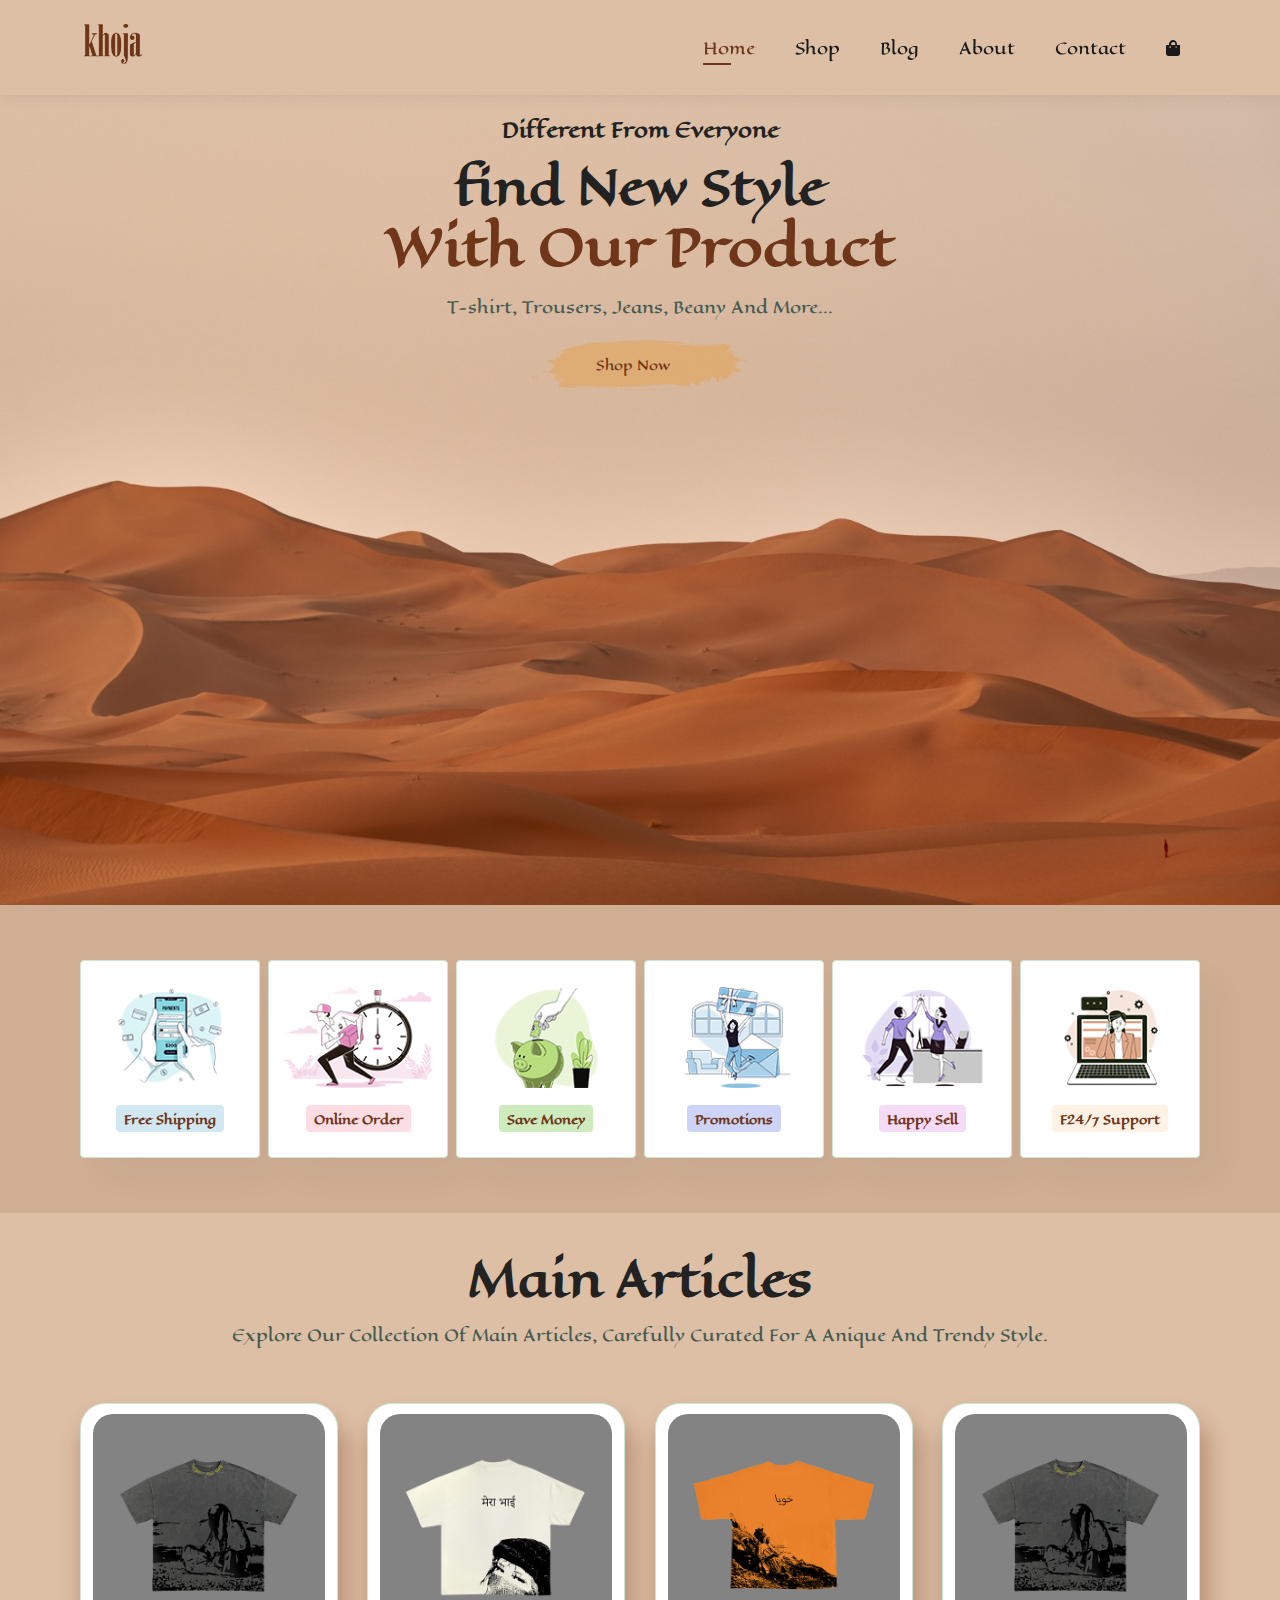
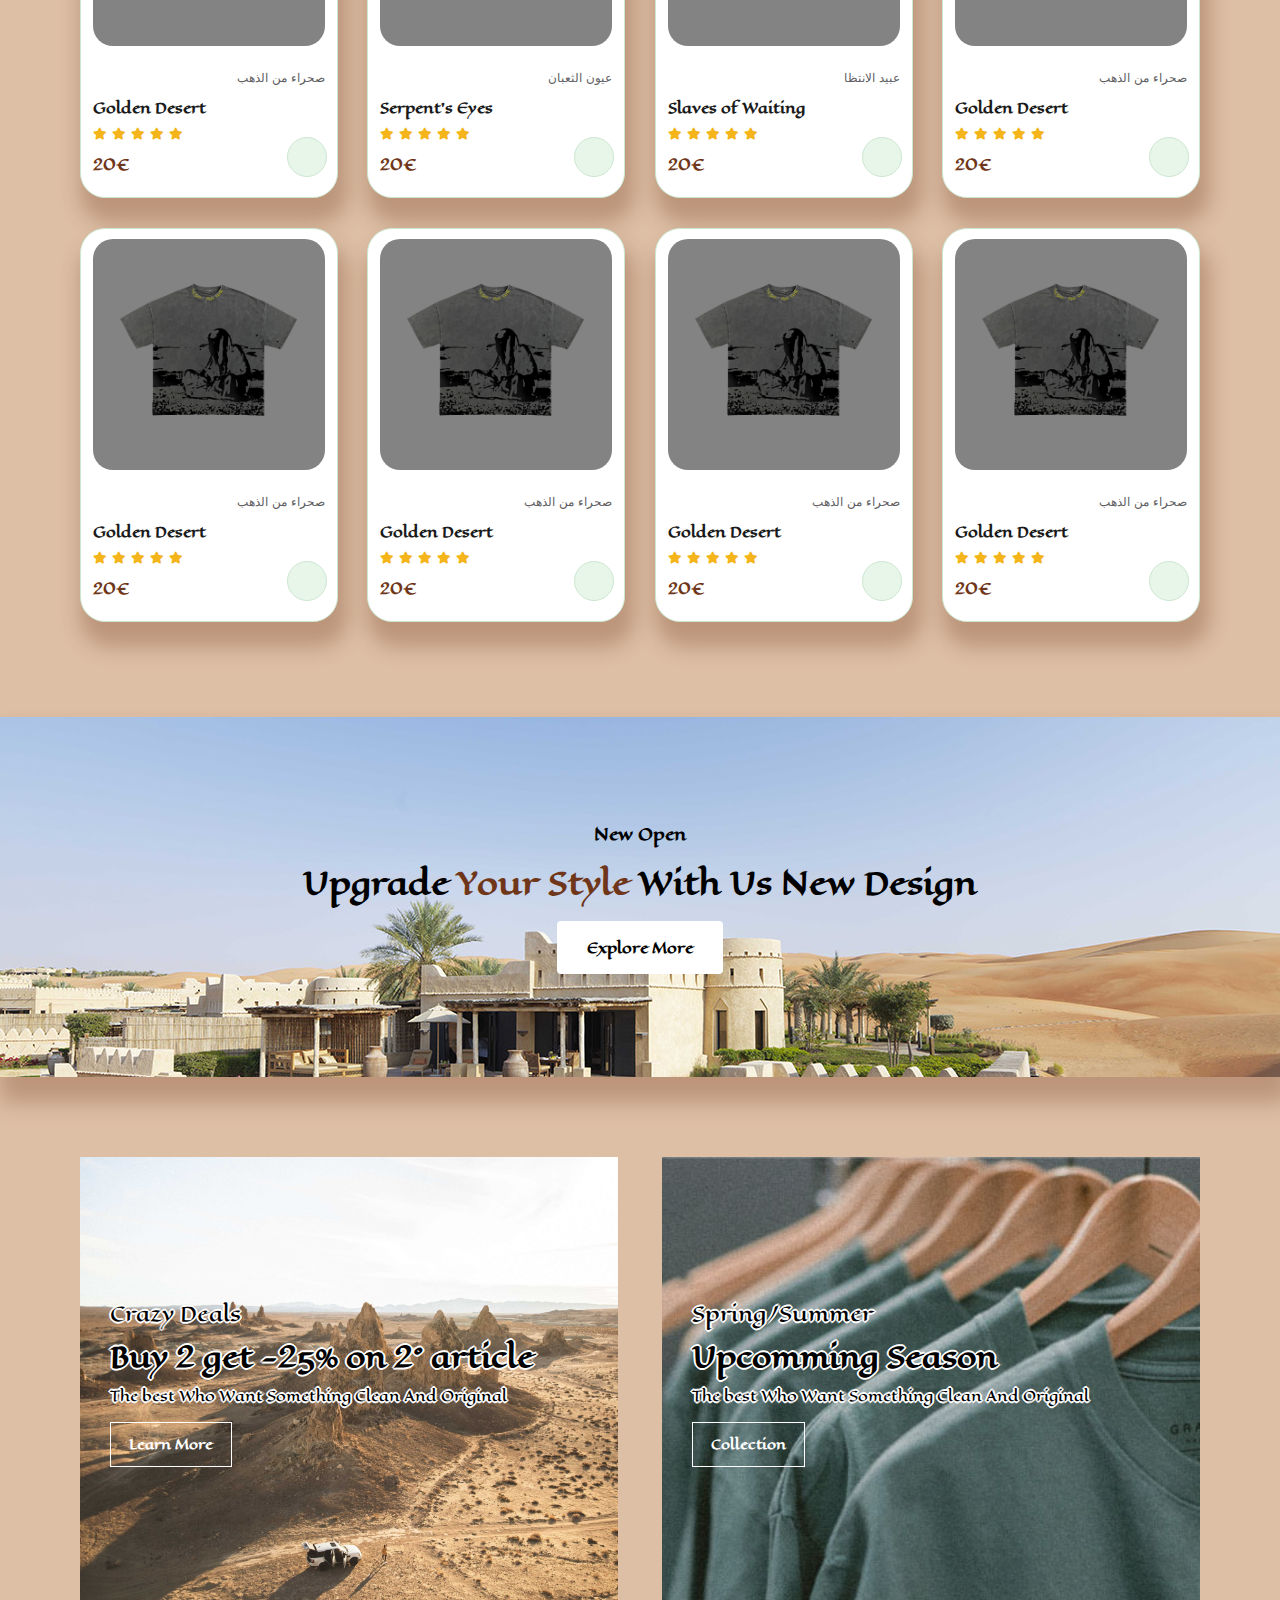
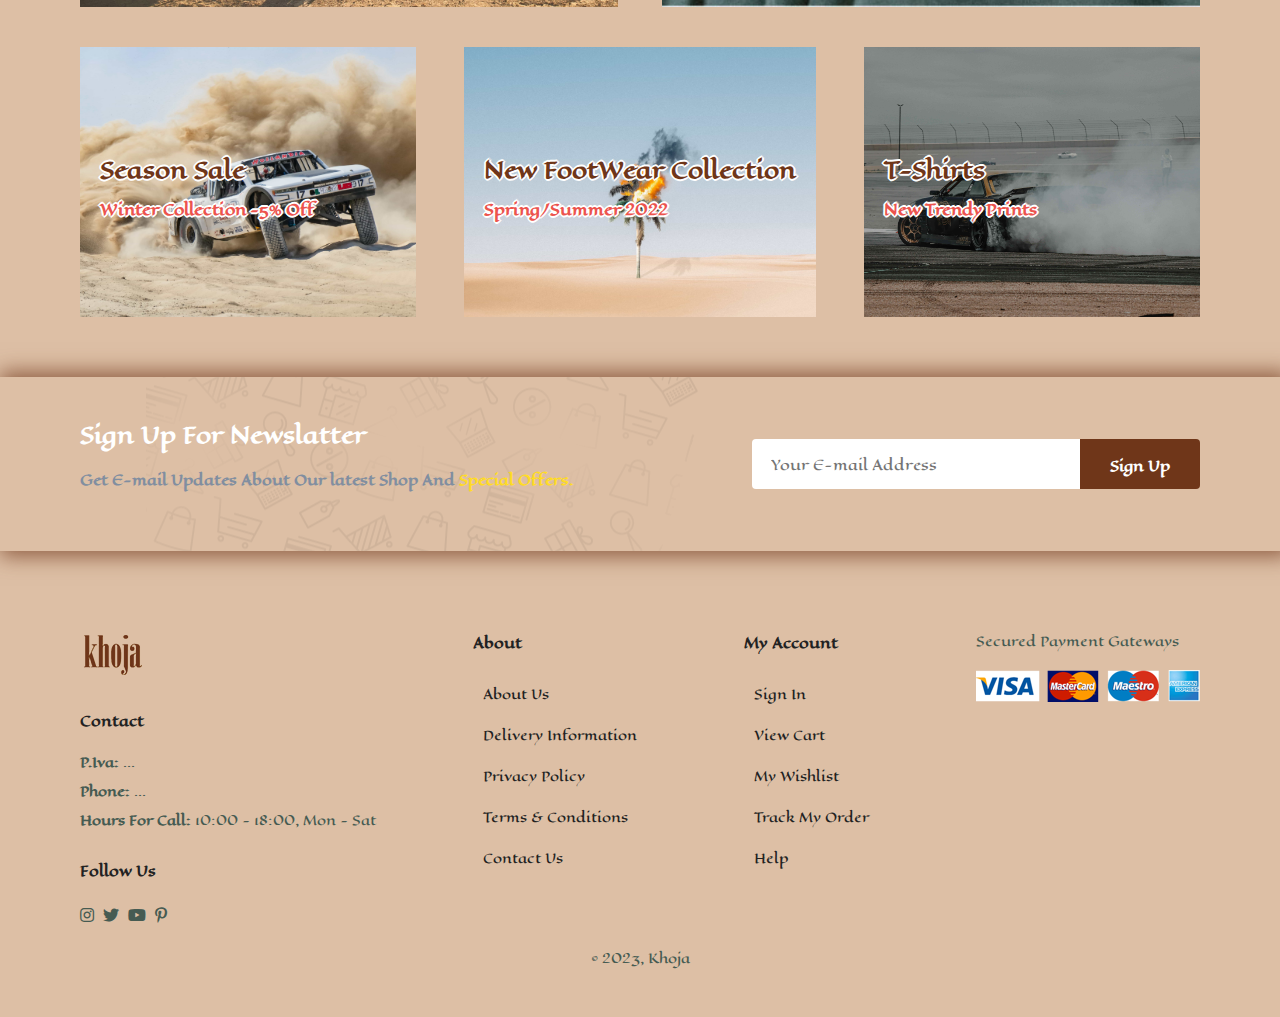
<file: index.html>
<!DOCTYPE html>
<html lang="en">
<head>
    <meta charset="UTF-8">
    <meta http-equiv="X-UA-Compatible" content="IE=edge">
    <meta name="viewport" content="width=device-width, initial-scale=1.0">
    <title>Khoja</title>
    <link rel="stylesheet" href="style.css">
    <link rel="website icon" type="png" href="img/browser.png">
    <link rel="stylesheet" href="https://pro.fontawesome.com/releases/v5.15.4/css/all.css"/>

</head>
<body>
    <section id="header">
        <a href="index.html"><img src="img/logo.png" alt="" class="logo"></a>

        <div >
            <ul id="navbar">
                <li><a class="active" href="index.html">Home</a></li>
                <li><a href="shop.html">Shop</a></li>
                <li><a href="blog.html">Blog</a></li>
                <li><a href="about.html">About</a></li>
                <li><a href="contact.html">Contact</a></li>
                <li id="lg-bag"><a href="cart.html"><i class="fa fa-shopping-bag" aria-hidden="true"></i></a></li>
                <a href="#" id="close"><i class="far fa-times"></i></a>
            </ul>
        </div>
        <div id="mobile">
            <a href="cart.html"><i class="fa fa-shopping-bag" aria-hidden="true"></i></a>
            <i id="bar" class="fas fa-outdent"></i>

        </div>
    </section>
<!-- Fix start site with centred all content -->

    <section id="hero">
        <h4>Different From Everyone</h4>
        <h2>find New Style</h2>
        <h1>With Our Product</h1>
        <p>T-shirt, Trousers, Jeans, Beany  And More...</p>
        <button onclick="window.location.href='#product1';">Shop Now</button>
    </section>

    <section id="feature" class="section-p1">
        <div class="fe-box">
            <img src="img/features/f1.png" alt="">
            <h6>Free Shipping</h6>
        </div>
        <div class="fe-box">
            <img src="img/features/f2.png" alt="">
            <h6>Online Order</h6>
        </div>
        <div class="fe-box">
            <img src="img/features/f3.png" alt="">
            <h6>Save Money</h6>
        </div>
        <div class="fe-box">
            <img src="img/features/f4.png" alt="">
            <h6>Promotions</h6>
        </div>
        <div class="fe-box">
            <img src="img/features/f5.png" alt="">
            <h6>Happy Sell</h6>
        </div>
        <div class="fe-box">
            <img src="img/features/f6.png" alt="">
            <h6>F24/7 Support</h6>
        </div>
    </section>

    <section id="product1" class="section-p1">
        <h2>Main Articles</h2>
        <p>Explore Our Collection Of Main Articles, Carefully Curated For A Anique And Trendy Style.</p>
        <div class="pro-container">
            <div class="pro" onclick="window.location.href='sproduct.html';">
                <img src="img/products/f1.jpg" alt="">
                <div class="des">
                    <div class="des-end">
                        <span>صحراء من الذهب</span>
                    </div>
                    <div class="des-start">
                        <h5>Golden Desert</h5>
                        <div class="star">
                            <i class="fas fa-star" ></i>
                            <i class="fas fa-star" ></i>
                            <i class="fas fa-star" ></i>
                            <i class="fas fa-star" ></i>
                            <i class="fas fa-star" ></i>
                        </div>
                        <h4>20€</h4>
                    </div>
                </div>
                <a href="#"><i class="fal fa-shopping-cart cart"></i></a>
            </div>
            <div class="pro">
                <img src="img/products/f2.jpg" alt="">
                <div class="des">
                    <div class="des-end">
                        <span>عيون الثعبان</span>
                    </div>
                    <div class="des-start">
                        <h5>Serpent's Eyes</h5>
                        <div class="star">
                            <i class="fas fa-star" ></i>
                            <i class="fas fa-star" ></i>
                            <i class="fas fa-star" ></i>
                            <i class="fas fa-star" ></i>
                            <i class="fas fa-star" ></i>
                        </div>
                        <h4>20€</h4>
                    </div>
                </div>
                <a href="#"><i class="fal fa-shopping-cart cart"></i></a>
            </div>
            <div class="pro">
                <img src="img/products/f3.jpg" alt="">
                <div class="des">
                    <div class="des-end">
                        <span>عبيد الانتظا</span>
                    </div>
                    <div class="des-start">
                        <h5>Slaves of Waiting</h5>
                        <div class="star">
                            <i class="fas fa-star" ></i>
                            <i class="fas fa-star" ></i>
                            <i class="fas fa-star" ></i>
                            <i class="fas fa-star" ></i>
                            <i class="fas fa-star" ></i>
                        </div>
                        <h4>20€</h4>
                    </div>
                </div>
                <a href="#"><i class="fal fa-shopping-cart cart"></i></a>
            </div>
            <div class="pro">
                <img src="img/products/f1.jpg" alt="">
                <div class="des">
                    <div class="des-end">
                        <span>صحراء من الذهب</span>
                    </div>
                    <div class="des-start">
                        <h5>Golden Desert</h5>
                        <div class="star">
                            <i class="fas fa-star" ></i>
                            <i class="fas fa-star" ></i>
                            <i class="fas fa-star" ></i>
                            <i class="fas fa-star" ></i>
                            <i class="fas fa-star" ></i>
                        </div>
                        <h4>20€</h4>
                    </div>
                </div>
                <a href="#"><i class="fal fa-shopping-cart cart"></i></a>
            </div>
            <div class="pro">
                <img src="img/products/f1.jpg" alt="">
                <div class="des">
                    <div class="des-end">
                        <span>صحراء من الذهب</span>
                    </div>
                    <div class="des-start">
                        <h5>Golden Desert</h5>
                        <div class="star">
                            <i class="fas fa-star" ></i>
                            <i class="fas fa-star" ></i>
                            <i class="fas fa-star" ></i>
                            <i class="fas fa-star" ></i>
                            <i class="fas fa-star" ></i>
                        </div>
                        <h4>20€</h4>
                    </div>
                </div>
                <a href="#"><i class="fal fa-shopping-cart cart"></i></a>
            </div>
            <div class="pro">
                <img src="img/products/f1.jpg" alt="">
                <div class="des">
                    <div class="des-end">
                        <span>صحراء من الذهب</span>
                    </div>
                    <div class="des-start">
                        <h5>Golden Desert</h5>
                        <div class="star">
                            <i class="fas fa-star" ></i>
                            <i class="fas fa-star" ></i>
                            <i class="fas fa-star" ></i>
                            <i class="fas fa-star" ></i>
                            <i class="fas fa-star" ></i>
                        </div>
                        <h4>20€</h4>
                    </div>
                </div>
                <a href="#"><i class="fal fa-shopping-cart cart"></i></a>
            </div>
            <div class="pro">
                <img src="img/products/f1.jpg" alt="">
                <div class="des">
                    <div class="des-end">
                        <span>صحراء من الذهب</span>
                    </div>
                    <div class="des-start">
                        <h5>Golden Desert</h5>
                        <div class="star">
                            <i class="fas fa-star" ></i>
                            <i class="fas fa-star" ></i>
                            <i class="fas fa-star" ></i>
                            <i class="fas fa-star" ></i>
                            <i class="fas fa-star" ></i>
                        </div>
                        <h4>20€</h4>
                    </div>
                </div>
                <a href="#"><i class="fal fa-shopping-cart cart"></i></a>
            </div>
            <div class="pro">
                <img src="img/products/f1.jpg" alt="">
                <div class="des">
                    <div class="des-end">
                        <span>صحراء من الذهب</span>
                    </div>
                    <div class="des-start">
                        <h5>Golden Desert</h5>
                        <div class="star">
                            <i class="fas fa-star" ></i>
                            <i class="fas fa-star" ></i>
                            <i class="fas fa-star" ></i>
                            <i class="fas fa-star" ></i>
                            <i class="fas fa-star" ></i>
                        </div>
                        <h4>20€</h4>
                    </div>
                </div>
                <a href="#"><i class="fal fa-shopping-cart cart"></i></a>
            </div>
            
            
        </div>
    </section>
    <section id="banner" class="section-m1">
        <h4>New Open</h4>
        <h2>Upgrade <span>Your Style</span> With Us New Design</h2>
        <button class="normal">Explore More</button>
    </section>
    <!-- <section id="product1" class="section-p1">
        <h2>New Articles</h2>
        <p>Explore Our Collection Of New Articles, Carefully Curated By Our Designer.</p>
        <div class="pro-container">
            <div class="pro">
                <img src="img/products/f1.jpg" alt="">
                <div class="des">
                    <div class="des-end">
                        <span>صحراء من الذهب</span>
                    </div>
                    <div class="des-start">
                        <h5>Golden Desert</h5>
                        <div class="star">
                            <i class="fas fa-star" ></i>
                            <i class="fas fa-star" ></i>
                            <i class="fas fa-star" ></i>
                            <i class="fas fa-star" ></i>
                            <i class="fas fa-star" ></i>
                        </div>
                        <h4>20€</h4>
                    </div>
                </div>
                <a href="#"><i class="fal fa-shopping-cart cart"></i></a>
            </div>
            <div class="pro">
                <img src="img/products/f2.jpg" alt="">
                <div class="des">
                    <div class="des-end">
                        <span>صحراء من الذهب</span>
                    </div>
                    <div class="des-start">
                        <h5>Golden Desert</h5>
                        <div class="star">
                            <i class="fas fa-star" ></i>
                            <i class="fas fa-star" ></i>
                            <i class="fas fa-star" ></i>
                            <i class="fas fa-star" ></i>
                            <i class="fas fa-star" ></i>
                        </div>
                        <h4>20€</h4>
                    </div>
                </div>
                <a href="#"><i class="fal fa-shopping-cart cart"></i></a>
            </div>
            <div class="pro">
                <img src="img/products/f3.jpg" alt="">
                <div class="des">
                    <div class="des-end">
                        <span>صحراء من الذهب</span>
                    </div>
                    <div class="des-start">
                        <h5>Golden Desert</h5>
                        <div class="star">
                            <i class="fas fa-star" ></i>
                            <i class="fas fa-star" ></i>
                            <i class="fas fa-star" ></i>
                            <i class="fas fa-star" ></i>
                            <i class="fas fa-star" ></i>
                        </div>
                        <h4>20€</h4>
                    </div>
                </div>
                <a href="#"><i class="fal fa-shopping-cart cart"></i></a>
            </div>
            <div class="pro">
                <img src="img/products/f1.jpg" alt="">
                <div class="des">
                    <div class="des-end">
                        <span>صحراء من الذهب</span>
                    </div>
                    <div class="des-start">
                        <h5>Golden Desert</h5>
                        <div class="star">
                            <i class="fas fa-star" ></i>
                            <i class="fas fa-star" ></i>
                            <i class="fas fa-star" ></i>
                            <i class="fas fa-star" ></i>
                            <i class="fas fa-star" ></i>
                        </div>
                        <h4>20€</h4>
                    </div>
                </div>
                <a href="#"><i class="fal fa-shopping-cart cart"></i></a>
            </div>
            <div class="pro">
                <img src="img/products/f1.jpg" alt="">
                <div class="des">
                    <div class="des-end">
                        <span>صحراء من الذهب</span>
                    </div>
                    <div class="des-start">
                        <h5>Golden Desert</h5>
                        <div class="star">
                            <i class="fas fa-star" ></i>
                            <i class="fas fa-star" ></i>
                            <i class="fas fa-star" ></i>
                            <i class="fas fa-star" ></i>
                            <i class="fas fa-star" ></i>
                        </div>
                        <h4>20€</h4>
                    </div>
                </div>
                <a href="#"><i class="fal fa-shopping-cart cart"></i></a>
            </div>
            <div class="pro">
                <img src="img/products/f1.jpg" alt="">
                <div class="des">
                    <div class="des-end">
                        <span>صحراء من الذهب</span>
                    </div>
                    <div class="des-start">
                        <h5>Golden Desert</h5>
                        <div class="star">
                            <i class="fas fa-star" ></i>
                            <i class="fas fa-star" ></i>
                            <i class="fas fa-star" ></i>
                            <i class="fas fa-star" ></i>
                            <i class="fas fa-star" ></i>
                        </div>
                        <h4>20€</h4>
                    </div>
                </div>
                <a href="#"><i class="fal fa-shopping-cart cart"></i></a>
            </div>
            <div class="pro">
                <img src="img/products/f1.jpg" alt="">
                <div class="des">
                    <div class="des-end">
                        <span>صحراء من الذهب</span>
                    </div>
                    <div class="des-start">
                        <h5>Golden Desert</h5>
                        <div class="star">
                            <i class="fas fa-star" ></i>
                            <i class="fas fa-star" ></i>
                            <i class="fas fa-star" ></i>
                            <i class="fas fa-star" ></i>
                            <i class="fas fa-star" ></i>
                        </div>
                        <h4>20€</h4>
                    </div>
                </div>
                <a href="#"><i class="fal fa-shopping-cart cart"></i></a>
            </div>
            <div class="pro">
                <img src="img/products/f1.jpg" alt="">
                <div class="des">
                    <div class="des-end">
                        <span>صحراء من الذهب</span>
                    </div>
                    <div class="des-start">
                        <h5>Golden Desert</h5>
                        <div class="star">
                            <i class="fas fa-star" ></i>
                            <i class="fas fa-star" ></i>
                            <i class="fas fa-star" ></i>
                            <i class="fas fa-star" ></i>
                            <i class="fas fa-star" ></i>
                        </div>
                        <h4>20€</h4>
                    </div>
                </div>
                <a href="#"><i class="fal fa-shopping-cart cart"></i></a>
            </div>
            
        </div>
    </section> -->
    <section id="sm-banner" class="section-p1">
        <div class="banner-box">
            <h4>Crazy Deals</h4>
            <h2> Buy 2 get -25% on 2° article</h2>
            <span>The best Who Want Something Clean And Original</span>
            <button class="white">Learn More</button>
        </div>
        <div class="banner-box banner-box2">
            <h4>Spring/Summer</h4>
            <h2> Upcomming Season</h2>
            <span>The best Who Want Something Clean And Original</span>
            <button class="white">Collection</button>
        </div>
    </section>
    <section id="banner3">
        <div class="banner-box">
            <h2>Season Sale</h2>
            <h3>Winter Collection -5% Off</h3>
        </div>
        <div class="banner-box banner-box2">
            <h2>New FootWear Collection</h2>
            <h3>Spring/Summer 2022</h3>
        </div>
        <div class="banner-box banner-box3">
            <h2>T-Shirts</h2>
            <h3>New Trendy Prints</h3>
        </div>
    </section>
    <section id="newslatter" class="section-p1 section-m1">
        <div class="newstext">
            <h4>Sign Up For Newslatter</h4>
            <p>Get E-mail Updates About Our latest Shop And <span>Special Offers.</span></p>
        </div>
        <div class="form">
            <input type="text" placeholder="Your E-mail Address">
            <button class="normal">Sign Up</button>
        </div>
    </section>
    <footer class="section-p1">
        <div class="col">
            <img class="logo" src="img/logo.png" alt="">
            <h4>Contact</h4>
            <p><strong>P.Iva:</strong> ...</p>
            <p><strong>Phone:</strong> ...</p>
            <p><strong>Hours For Call:</strong> 10:00 - 18:00, Mon - Sat</p>
            <div class="follow">
                <h4>Follow Us</h4>
                <div class="icon">
                    <i class="fab fa-instagram"></i>
                    <i class="fab fa-twitter"></i>
                    <i class="fab fa-youtube"></i>
                    <i class="fab fa-pinterest-p"></i>
                </div>
            </div>
        </div>
        <div class="col">
            <h4>About</h4>
            <a href="about.html">About Us</a>
            <a href="#">Delivery Information</a>
            <a href="#">Privacy Policy</a>
            <a href="#">Terms & Conditions</a>
            <a href="contact.html">Contact Us</a>
        </div>
        <div class="col">
            <h4>My Account</h4>
            <a href="#">Sign In</a>
            <a href="cart.html">View Cart</a>
            <a href="#">My Wishlist</a>
            <a href="#">Track My Order</a>
            <a href="contact.html">Help</a>
        </div>
        <div class="col install">
            <!-- <h4>Install App</h4>
            <p>From App Store Or Google Play</p>
            <div class="row">
                <img src="img/pay/app.jpg" alt="">
                <img src="img/pay/play.jpg" alt="">
            </div> -->
            <p>Secured Payment Gateways</p>
            <img src="img/pay/pay.png" alt="">
        </div>
        <div class="copyright">
            <p>© 2023, Khoja</p>
        </div>
    </footer>


    <script src="script.js"></script>
</body>

</html>
</file>
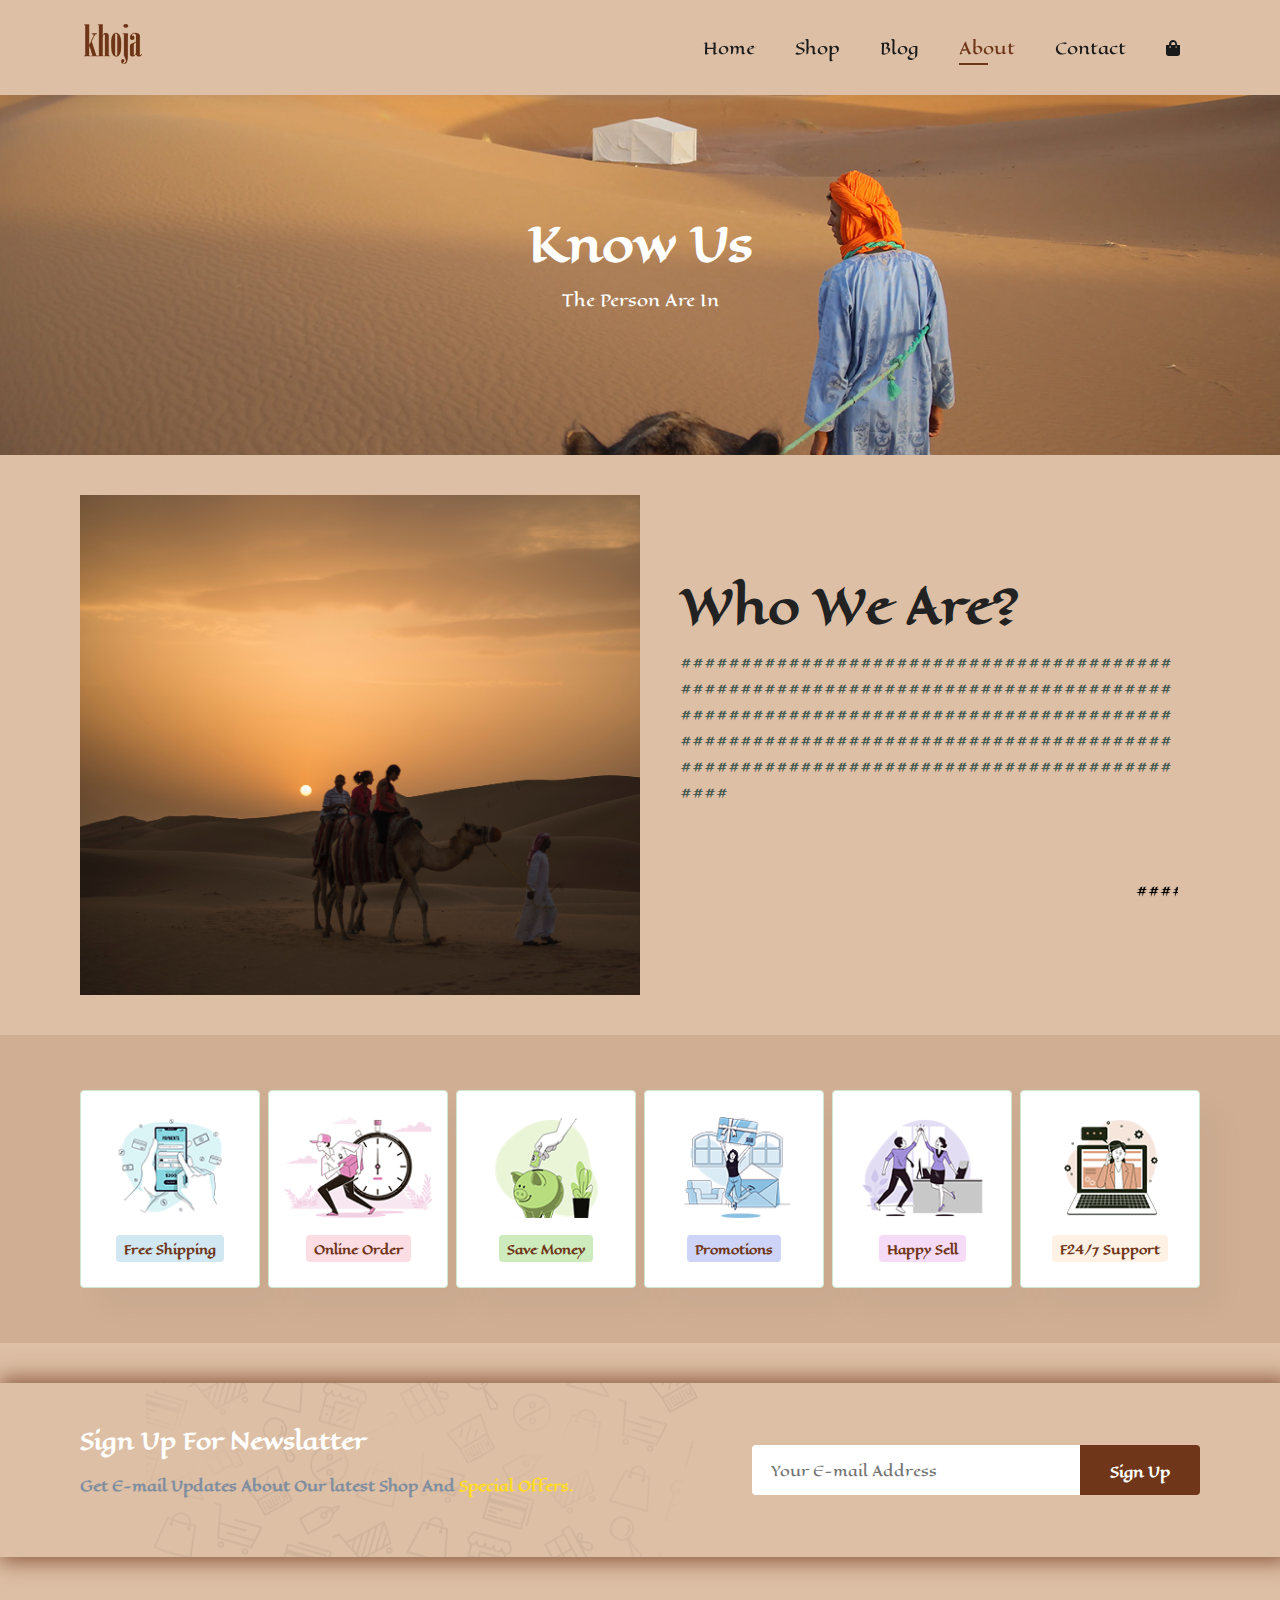
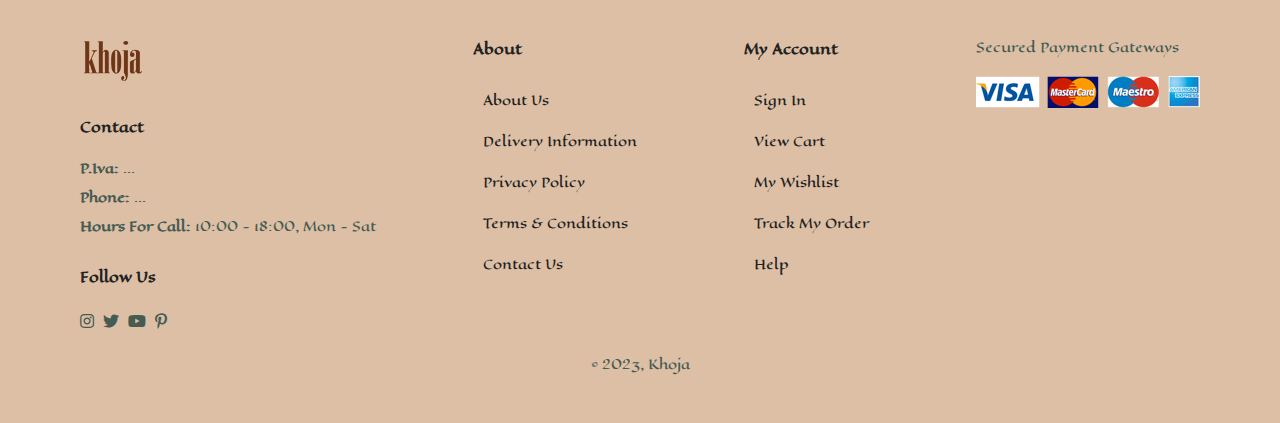
<file: about.html>
<!DOCTYPE html>
<html lang="en">
<head>
    <meta charset="UTF-8">
    <meta http-equiv="X-UA-Compatible" content="IE=edge">
    <meta name="viewport" content="width=device-width, initial-scale=1.0">
    <title>Khoja</title>
    <link rel="stylesheet" href="style.css">
    <link rel="website icon" type="png" href="img/browser.png">
    <link rel="stylesheet" href="https://pro.fontawesome.com/releases/v5.15.4/css/all.css"/>

</head>
<body>
    <section id="header">
        <a href="index.html"><img src="img/logo.png" alt="" class="logo"></a>

        <div >
            <ul id="navbar">
                <li><a href="index.html">Home</a></li>
                <li><a  href="shop.html">Shop</a></li>
                <li><a href="blog.html">Blog</a></li>
                <li><a  class="active" href="about.html">About</a></li>
                <li><a href="contact.html">Contact</a></li>
                <li id="lg-bag"><a href="cart.html"><i class="fa fa-shopping-bag" aria-hidden="true"></i></a></li>
                <a href="#" id="close"><i class="far fa-times"></i></a>
            </ul>
        </div>
        <div id="mobile">
            <a href="cart.html"><i class="fa fa-shopping-bag" aria-hidden="true"></i></a>
            <i id="bar" class="fas fa-outdent"></i>

        </div>
    </section>

    <section id="page-header" class="about-header">
        <h2>Know Us</h2>
        <p>The Person Are In</p>
    </section>
    <section id="about-head" class="section-p1">
        <img src="img/about/a6.jpg" alt="">
        <div>
            <h2>Who We Are?</h2>
            <p>#################################################################################################################################################################################################################</p>

            <!-- <abbr title="">Lorem ipsum dolor sit amet consectetur adipisicing elit. Quod, quibusdam. Quibusdam, nihil. Quod</abbr> -->
            <br><br>
            <marquee loop="-1" scrollamount="5" width="100%">######################</marquee>
        </div>

    </section>
    <!-- <section id="about-app" class="section-p1">
        <h1>Download Our <a href="#">App</a></h1>
        <div class="video">
            <video autoplay muted loop src="img/about/1.mp4"></video>
        </div>

    </section> -->
    <section id="feature" class="section-p1">
        <div class="fe-box">
            <img src="img/features/f1.png" alt="">
            <h6>Free Shipping</h6>
        </div>
        <div class="fe-box">
            <img src="img/features/f2.png" alt="">
            <h6>Online Order</h6>
        </div>
        <div class="fe-box">
            <img src="img/features/f3.png" alt="">
            <h6>Save Money</h6>
        </div>
        <div class="fe-box">
            <img src="img/features/f4.png" alt="">
            <h6>Promotions</h6>
        </div>
        <div class="fe-box">
            <img src="img/features/f5.png" alt="">
            <h6>Happy Sell</h6>
        </div>
        <div class="fe-box">
            <img src="img/features/f6.png" alt="">
            <h6>F24/7 Support</h6>
        </div>
    </section>
    <section id="newslatter" class="section-p1 section-m1">
        <div class="newstext">
            <h4>Sign Up For Newslatter</h4>
            <p>Get E-mail Updates About Our latest Shop And <span>Special Offers.</span></p>
        </div>
        <div class="form">
            <input type="text" placeholder="Your E-mail Address">
            <button class="normal">Sign Up</button>
        </div>
    </section>

    <footer class="section-p1">
        <div class="col">
            <img class="logo" src="img/logo.png" alt="">
            <h4>Contact</h4>
            <p><strong>P.Iva:</strong> ...</p>
            <p><strong>Phone:</strong> ...</p>
            <p><strong>Hours For Call:</strong> 10:00 - 18:00, Mon - Sat</p>
            <div class="follow">
                <h4>Follow Us</h4>
                <div class="icon">
                    <i class="fab fa-instagram"></i>
                    <i class="fab fa-twitter"></i>
                    <i class="fab fa-youtube"></i>
                    <i class="fab fa-pinterest-p"></i>
                </div>
            </div>
        </div>
        <div class="col">
            <h4>About</h4>
            <a href="about.html">About Us</a>
            <a href="#">Delivery Information</a>
            <a href="#">Privacy Policy</a>
            <a href="#">Terms & Conditions</a>
            <a href="contact.html">Contact Us</a>
        </div>
        <div class="col">
            <h4>My Account</h4>
            <a href="#">Sign In</a>
            <a href="cart.html">View Cart</a>
            <a href="#">My Wishlist</a>
            <a href="#">Track My Order</a>
            <a href="contact.html">Help</a>
        </div>
        <div class="col install">
            <!-- <h4>Install App</h4>
            <p>From App Store Or Google Play</p>
            <div class="row">
                <img src="img/pay/app.jpg" alt="">
                <img src="img/pay/play.jpg" alt="">
            </div> -->
            <p>Secured Payment Gateways</p>
            <img src="img/pay/pay.png" alt="">
        </div>
        <div class="copyright">
            <p>© 2023, Khoja</p>
        </div>
    </footer>

    <script src="script.js"></script>
</body>

</html>
</file>
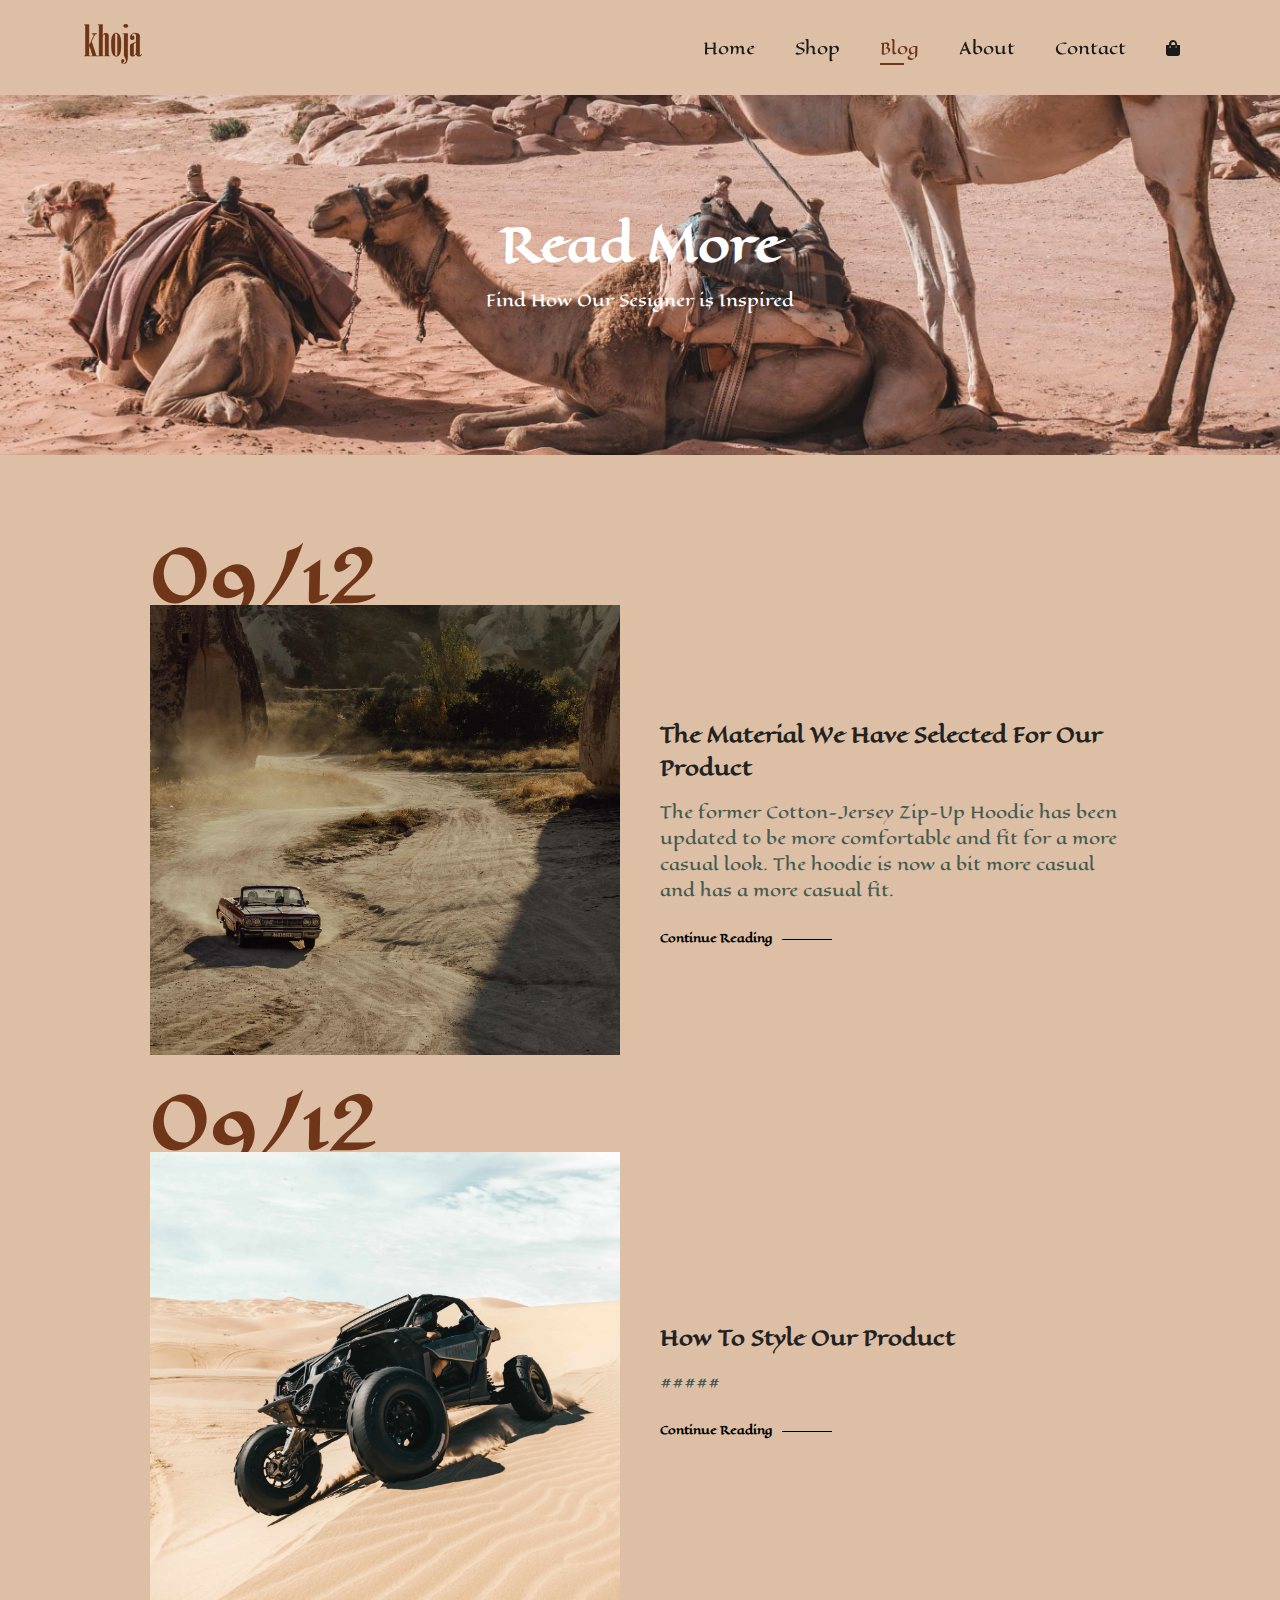
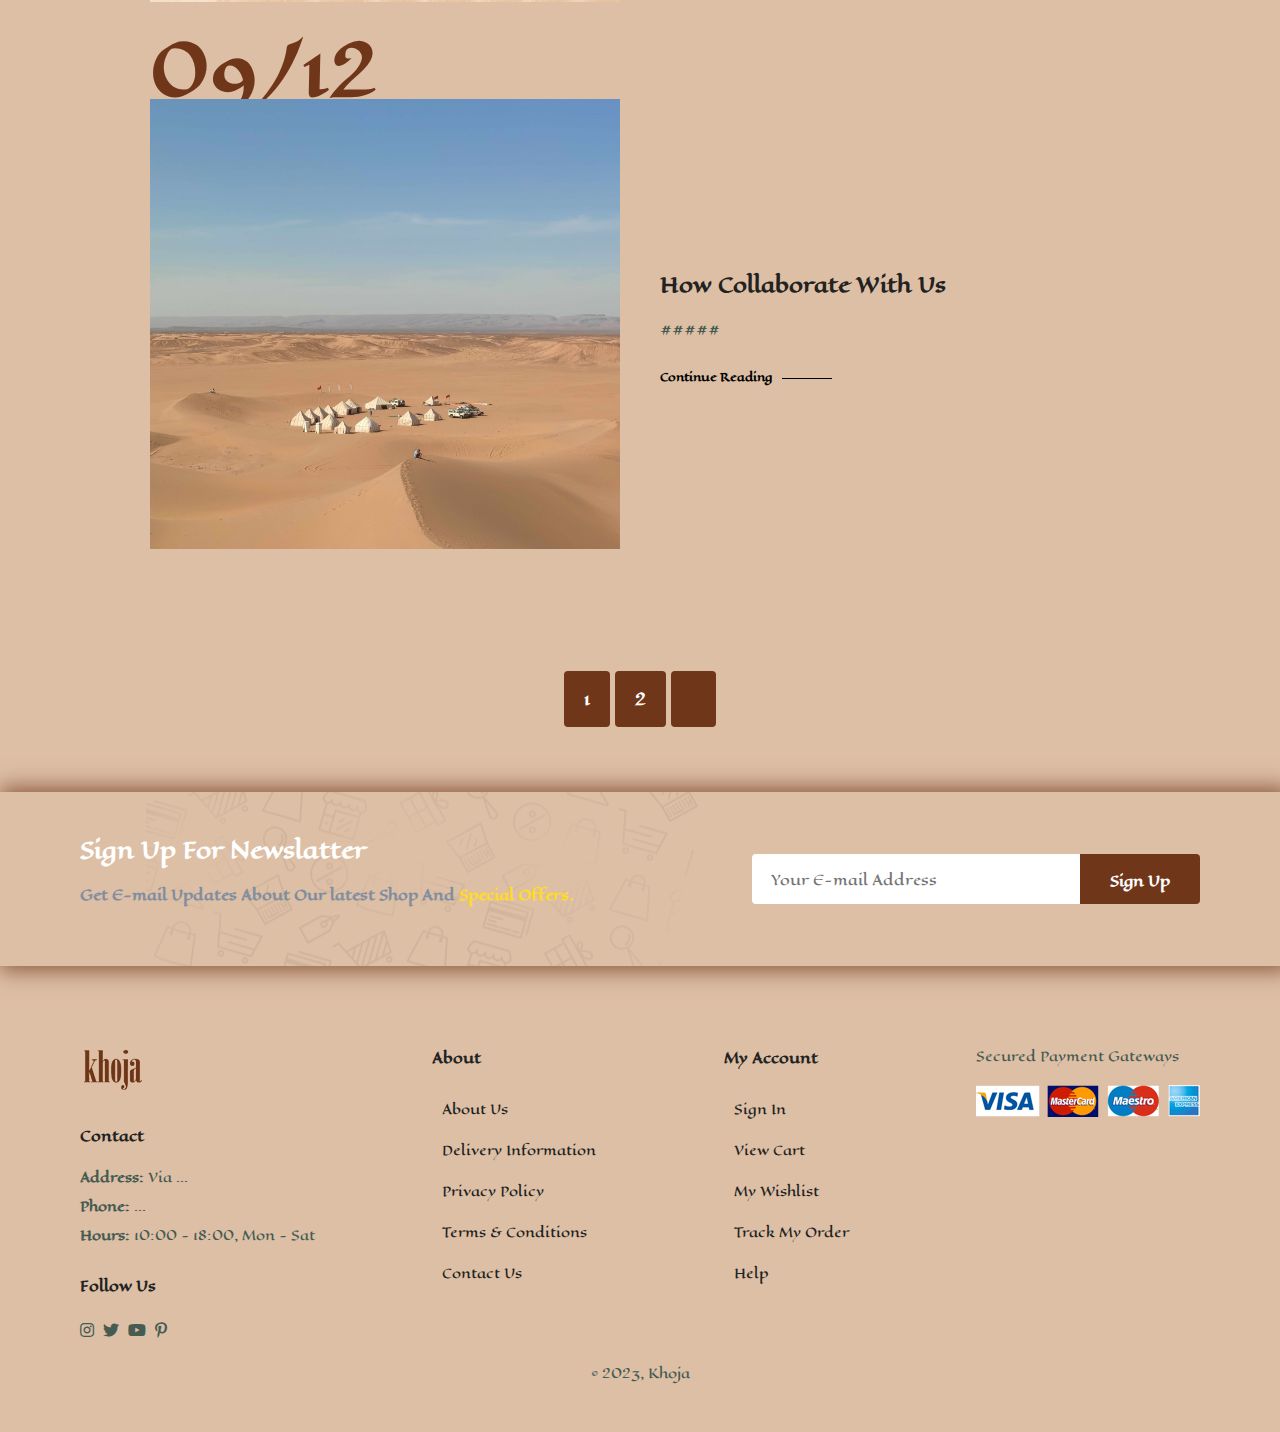
<file: blog.html>
<!DOCTYPE html>
<html lang="en">
<head>
    <meta charset="UTF-8">
    <meta http-equiv="X-UA-Compatible" content="IE=edge">
    <meta name="viewport" content="width=device-width, initial-scale=1.0">
    <title>Khoja</title>
    <link rel="stylesheet" href="style.css">
    <link rel="website icon" type="png" href="img/browser.png">
    <link rel="stylesheet" href="https://pro.fontawesome.com/releases/v5.15.4/css/all.css"/>

</head>
<body>
    <section id="header">
        <a href="#"><img src="img/logo.png" alt="" class="logo"></a>

        <div >
            <ul id="navbar">
                <li><a href="index.html">Home</a></li>
                <li><a  href="shop.html">Shop</a></li>
                <li><a class="active" href="blog.html">Blog</a></li>
                <li><a href="about.html">About</a></li>
                <li><a href="contact.html">Contact</a></li>
                <li id="lg-bag"><a href="cart.html"><i class="fa fa-shopping-bag" aria-hidden="true"></i></a></li>
                <a href="#" id="close"><i class="far fa-times"></i></a>
            </ul>
        </div>
        <div id="mobile">
            <a href="cart.html"><i class="fa fa-shopping-bag" aria-hidden="true"></i></a>
            <i id="bar" class="fas fa-outdent"></i>

        </div>
    </section>
<!-- Fix start site with centred all content -->

    <section id="page-header" class="blog-header">
        <h2>Read More</h2>
        <p>Find How Our Sesigner is Inspired</p>
    </section>
    <section id="blog">
        <div class="blog-box">
            <div class="blog-img">
                <img src="img/blog/b1.jpg" alt="">
            </div>
            <div class="blog-details">
                <h4>The Material We Have Selected For Our Product</h4>
                <p>The former Cotton-Jersey Zip-Up Hoodie has been updated to be more comfortable and fit for a more casual look. The hoodie is now a bit more casual and has a more casual fit.</p>
                <a href="#">Continue Reading</a>
            </div>
            <h1>09/12</h1>
        </div>
        <div class="blog-box">
            <div class="blog-img">
                <img src="img/blog/b2.jpg" alt="">
            </div>
            <div class="blog-details">
                <h4>How To Style Our Product</h4>
                <p>#####</p>
                <a href="#">Continue Reading</a>
            </div>
            <h1>09/12</h1>
        </div>
        <div class="blog-box">
            <div class="blog-img">
                <img src="img/blog/b3.jpg" alt="">
            </div>
            <div class="blog-details">
                <h4>How Collaborate With Us</h4>
                <p>#####</p>
                <a href="#">Continue Reading</a>
            </div>
            <h1>09/12</h1>
        </div>
        
    </section>

<section id="pagination" class="section-p1">
    <a href="#">1</a>
    <a href="#">2</a>
    <a href="#"><i class="fal fa-long-arrow-alt-right"></i></a>
</section>

    <section id="newslatter" class="section-p1 section-m1">
        <div class="newstext">
            <h4>Sign Up For Newslatter</h4>
            <p>Get E-mail Updates About Our latest Shop And <span>Special Offers.</span></p>
        </div>
        <div class="form">
            <input type="text" placeholder="Your E-mail Address">
            <button class="normal">Sign Up</button>
        </div>
    </section>
    
    <footer class="section-p1">
        <div class="col">
            <img class="logo" src="img/logo.png" alt="">
            <h4>Contact</h4>
            <p><strong>Address:</strong> Via ...</p>
            <p><strong>Phone:</strong> ...</p>
            <p><strong>Hours:</strong> 10:00 - 18:00, Mon - Sat</p>
            <div class="follow">
                <h4>Follow Us</h4>
                <div class="icon">
                    <i class="fab fa-instagram"></i>
                    <i class="fab fa-twitter"></i>
                    <i class="fab fa-youtube"></i>
                    <i class="fab fa-pinterest-p"></i>
                </div>
            </div>
        </div>
        <div class="col">
            <h4>About</h4>
            <a href="#">About Us</a>
            <a href="#">Delivery Information</a>
            <a href="#">Privacy Policy</a>
            <a href="#">Terms & Conditions</a>
            <a href="#">Contact Us</a>
        </div>
        <div class="col">
            <h4>My Account</h4>
            <a href="#">Sign In</a>
            <a href="#">View Cart</a>
            <a href="#">My Wishlist</a>
            <a href="#">Track My Order</a>
            <a href="#">Help</a>
        </div>
        <div class="col install">
            <!-- <h4>Install App</h4>
            <p>From App Store Or Google Play</p>
            <div class="row">
                <img src="img/pay/app.jpg" alt="">
                <img src="img/pay/play.jpg" alt="">
            </div> -->
            <p>Secured Payment Gateways</p>
            <img src="img/pay/pay.png" alt="">
        </div>
        <div class="copyright">
            <p>© 2023, Khoja</p>
        </div>
    </footer>


    <script src="script.js"></script>
</body>

</html>
</file>
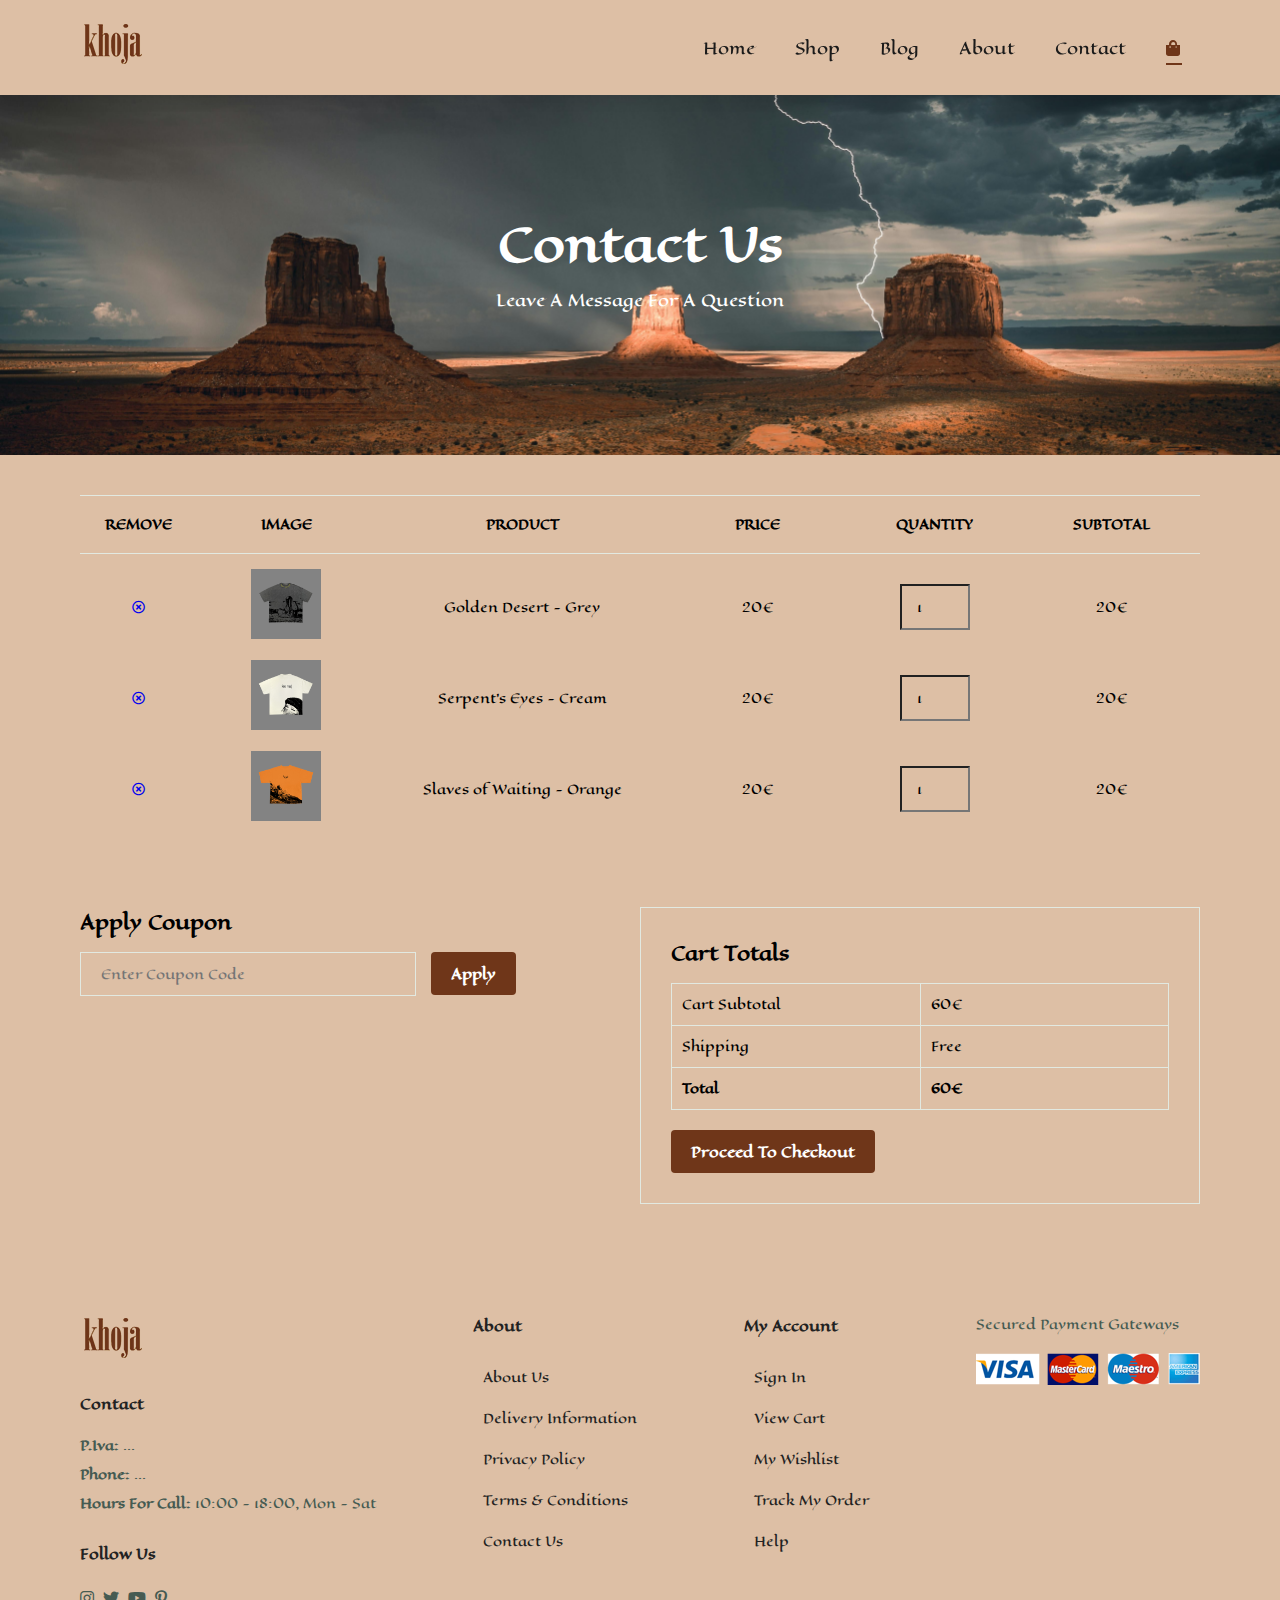
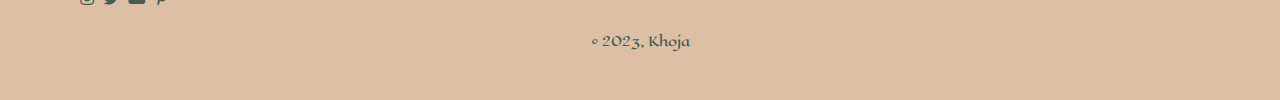
<file: cart.html>
<!DOCTYPE html>
<html lang="en">
<head>
    <meta charset="UTF-8">
    <meta http-equiv="X-UA-Compatible" content="IE=edge">
    <meta name="viewport" content="width=device-width, initial-scale=1.0">
    <title>Khoja</title>
    <link rel="stylesheet" href="style.css">
    <link rel="website icon" type="png" href="img/browser.png">
    <link rel="stylesheet" href="https://pro.fontawesome.com/releases/v5.15.4/css/all.css"/>

</head>
<body>
    <section id="header">
        <a href="index.html"><img src="img/logo.png" alt="" class="logo"></a>

        <div >
            <ul id="navbar">
                <li><a href="index.html">Home</a></li>
                <li><a  href="shop.html">Shop</a></li>
                <li><a href="blog.html">Blog</a></li>
                <li><a href="about.html">About</a></li>
                <li><a  href="contact.html">Contact</a></li>
                <li id="lg-bag"><a class="active" href="cart.html"><i class="fa fa-shopping-bag" aria-hidden="true"></i></a></li>
                <a href="#" id="close"><i class="far fa-times"></i></a>
            </ul>
        </div>
        <div id="mobile">
            <a href="cart.html"><i class="fa fa-shopping-bag" aria-hidden="true"></i></a>
            <i id="bar" class="fas fa-outdent"></i>

        </div>
    </section>

    <section id="page-header" class="cart-header">
        <h2>Contact Us</h2>
        <p>Leave A Message For A Question</p>
    </section>
    <section id="cart" class="section-p1">
        <table width="100%">
            <thead>
                <tr>
                    <td>Remove</td>
                    <td>Image</td>
                    <td>Product</td>
                    <td>Price</td>
                    <td>Quantity</td>
                    <td>Subtotal</td>
                </tr>
            </thead>
            <tbody>
                <tr>
                    <td><a href="#"><i class="far fa-times-circle"></i></a></td>
                    <td><img src="img/products/f1.jpg" alt=""></td>
                    <td>Golden Desert - Grey</td>
                    <td>20€</td>
                    <td><input type="number" min="1" value="1"></td>
                    <td>20€</td>

                </tr>
            </tbody>
            <tbody>
                <tr>
                    <td><a href="#"><i class="far fa-times-circle"></i></a></td>
                    <td><img src="img/products/f2.jpg" alt=""></td>
                    <td>Serpent's Eyes - Cream</td>
                    <td>20€</td>
                    <td><input type="number" min="1" value="1"></td>
                    <td>20€</td>

                </tr>
            </tbody>
            <tbody>
                <tr>
                    <td><a href="#"><i class="far fa-times-circle"></i></a></td>
                    <td><img src="img/products/f3.jpg" alt=""></td>
                    <td>Slaves of Waiting - Orange</td>
                    <td>20€</td>
                    <td><input type="number" min="1" value="1"></td>
                    <td>20€</td>

                </tr>
            </tbody>
        </table>
    </section>
    <section id="cart-add" class="section-p1">
        <div id="coupon">
            <h3>Apply Coupon</h3>
            <div>
                <input type="text" placeholder="Enter Coupon Code">
                <button type="submit" class="normal">Apply</button>
            </div>
        </div>
        <div id="subtotal">
            <h3>Cart Totals</h3>
            <table>
                <tr>
                    <td>Cart Subtotal</td>
                    <td>60€</td>
                </tr>
                <tr>
                    <td>Shipping</td>
                    <td>Free</td>
                </tr>
                <tr>
                    <td><strong>Total</strong></td>
                    <td><strong>60€</strong></td>
                </tr>
            </table>
            <button class="normal">Proceed To Checkout</button>
        </div>
    </section>
    <footer class="section-p1">
        <div class="col">
            <img class="logo" src="img/logo.png" alt="">
            <h4>Contact</h4>
            <p><strong>P.Iva:</strong> ...</p>
            <p><strong>Phone:</strong> ...</p>
            <p><strong>Hours For Call:</strong> 10:00 - 18:00, Mon - Sat</p>
            <div class="follow">
                <h4>Follow Us</h4>
                <div class="icon">
                    <i class="fab fa-instagram"></i>
                    <i class="fab fa-twitter"></i>
                    <i class="fab fa-youtube"></i>
                    <i class="fab fa-pinterest-p"></i>
                </div>
            </div>
        </div>
        <div class="col">
            <h4>About</h4>
            <a href="about.html">About Us</a>
            <a href="#">Delivery Information</a>
            <a href="#">Privacy Policy</a>
            <a href="#">Terms & Conditions</a>
            <a href="contact.html">Contact Us</a>
        </div>
        <div class="col">
            <h4>My Account</h4>
            <a href="#">Sign In</a>
            <a href="cart.html">View Cart</a>
            <a href="#">My Wishlist</a>
            <a href="#">Track My Order</a>
            <a href="contact.html">Help</a>
        </div>
        <div class="col install">
            <!-- <h4>Install App</h4>
            <p>From App Store Or Google Play</p>
            <div class="row">
                <img src="img/pay/app.jpg" alt="">
                <img src="img/pay/play.jpg" alt="">
            </div> -->
            <p>Secured Payment Gateways</p>
            <img src="img/pay/pay.png" alt="">
        </div>
        <div class="copyright">
            <p>© 2023, Khoja</p>
        </div>
    </footer>
    <script src="script.js"></script>
</body>

</html>
</file>
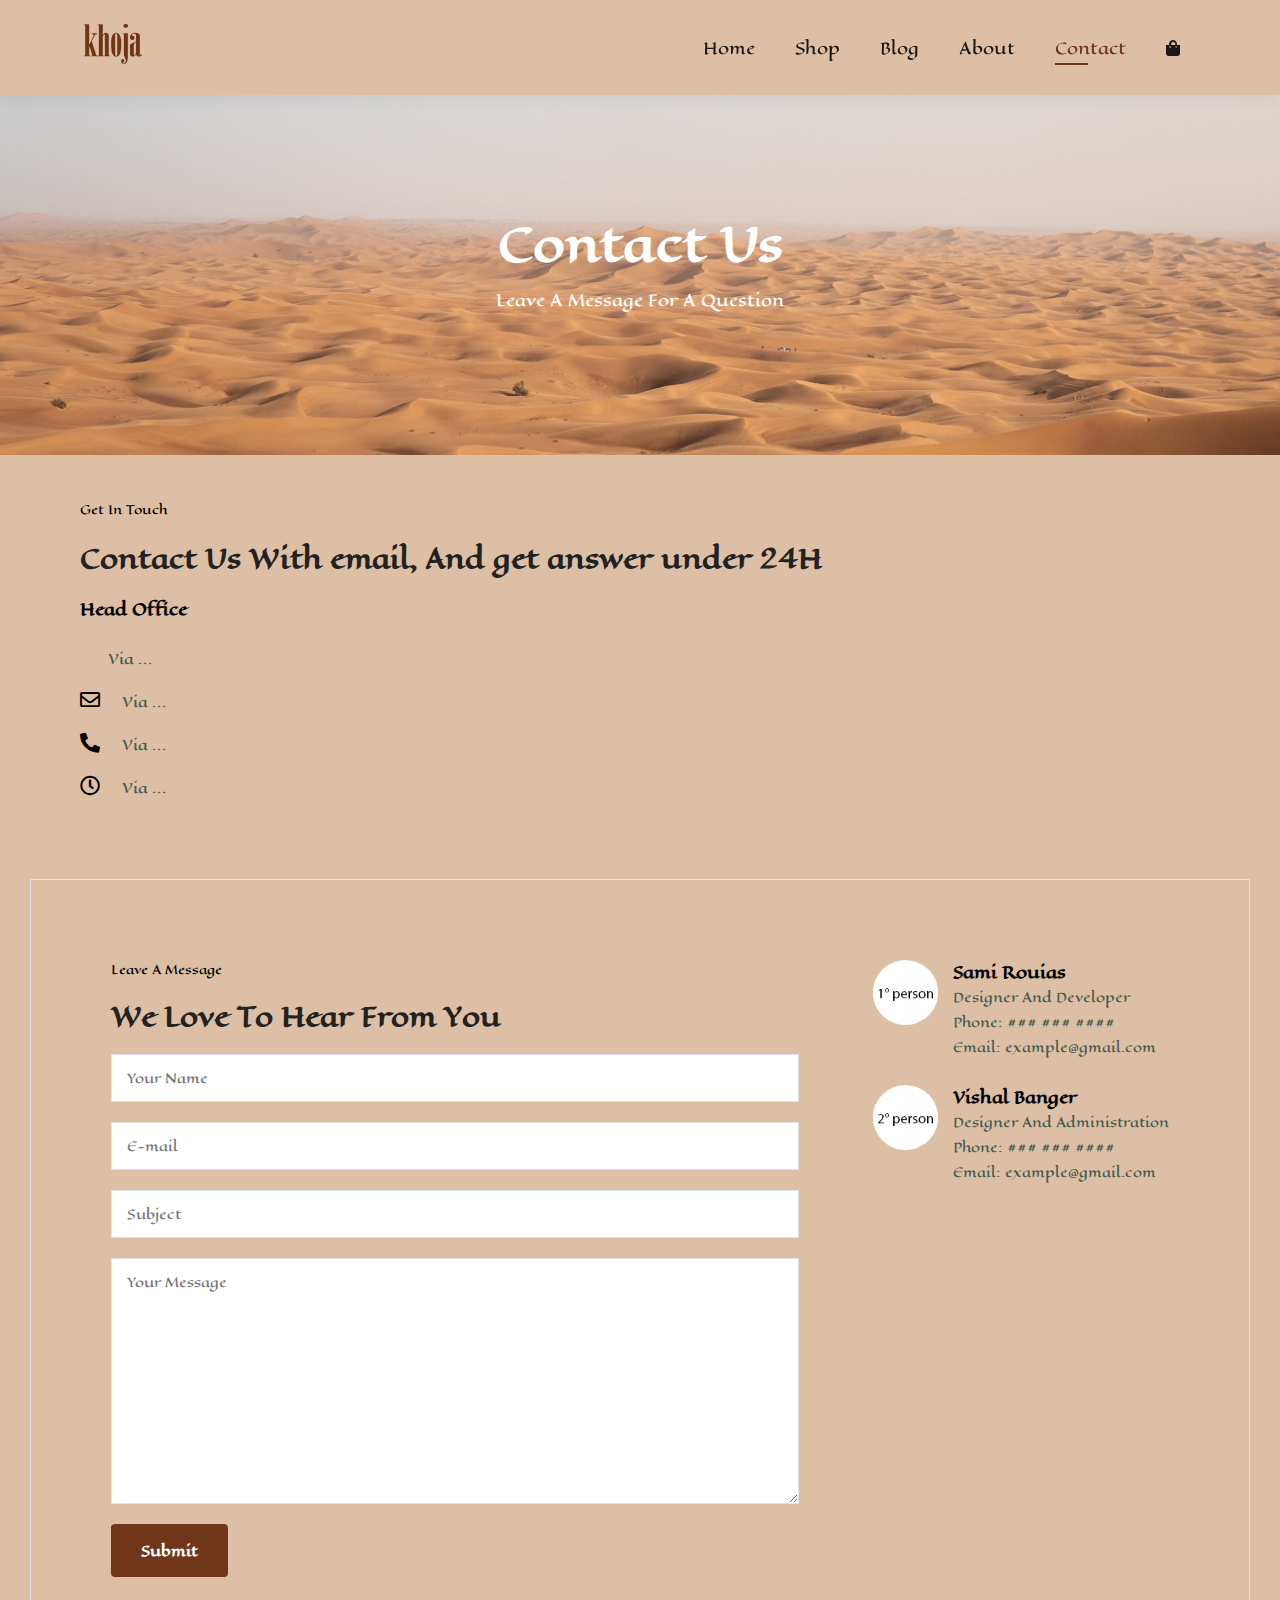
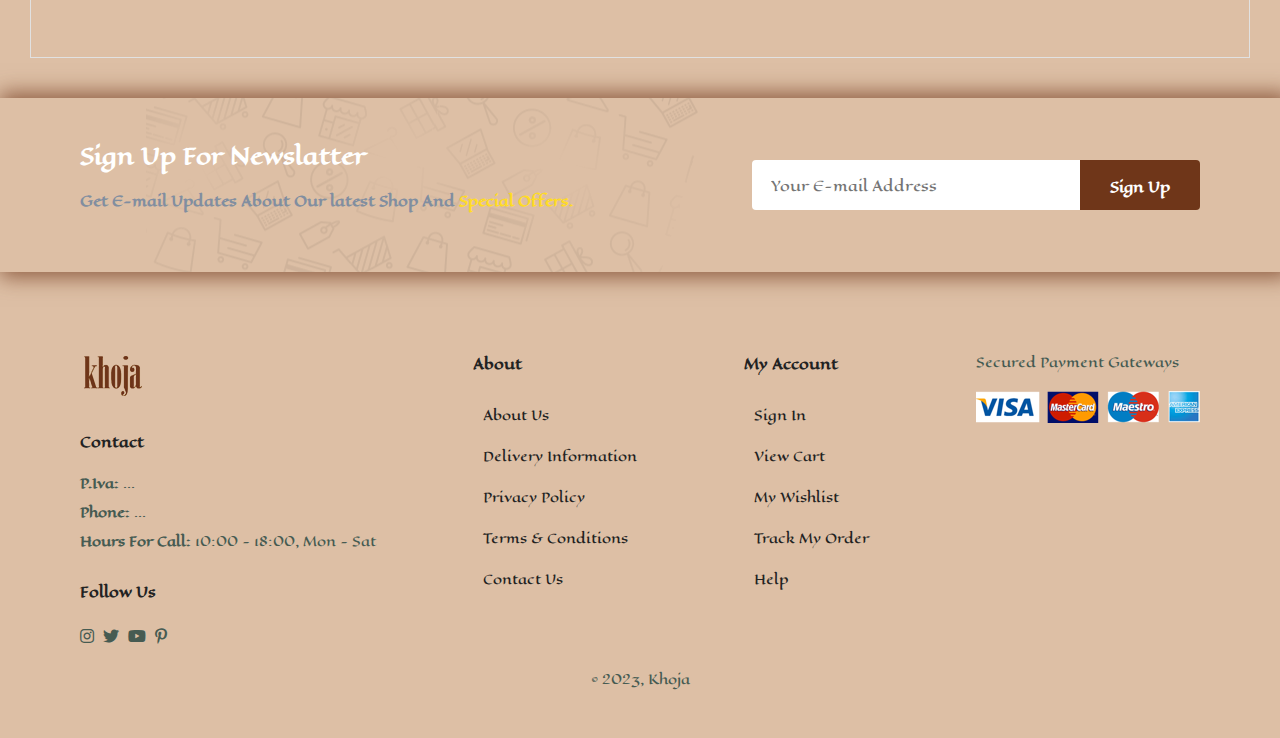
<file: contact.html>
<!DOCTYPE html>
<html lang="en">
<head>
    <meta charset="UTF-8">
    <meta http-equiv="X-UA-Compatible" content="IE=edge">
    <meta name="viewport" content="width=device-width, initial-scale=1.0">
    <title>Khoja</title>
    <link rel="stylesheet" href="style.css">
    <link rel="website icon" type="png" href="img/browser.png">
    <link rel="stylesheet" href="https://pro.fontawesome.com/releases/v5.15.4/css/all.css"/>

</head>
<body>
    <section id="header">
        <a href="index.html"><img src="img/logo.png" alt="" class="logo"></a>

        <div >
            <ul id="navbar">
                <li><a href="index.html">Home</a></li>
                <li><a  href="shop.html">Shop</a></li>
                <li><a href="blog.html">Blog</a></li>
                <li><a href="about.html">About</a></li>
                <li><a class="active" href="contact.html">Contact</a></li>
                <li id="lg-bag"><a href="cart.html"><i class="fa fa-shopping-bag" aria-hidden="true"></i></a></li>
                <a href="#" id="close"><i class="far fa-times"></i></a>
            </ul>
        </div>
        <div id="mobile">
            <a href="cart.html"><i class="fa fa-shopping-bag" aria-hidden="true"></i></a>
            <i id="bar" class="fas fa-outdent"></i>

        </div>
    </section>

    <section id="page-header" class="contact-header">
        <h2>Contact Us</h2>
        <p>Leave A Message For A Question</p>
    </section>
    <section id="contact-details" class="section-p1">
        <div class="details">
            <span>Get In Touch</span>
            <h2>Contact Us With email, And get answer under 24H</h2>
            <h3>Head Office</h3>
            <div>
                <li>
                    <i class="fal fa-map"></i>
                    <p>Via ...</p>
                </li>
                <li>
                    <i class="far fa-envelope"></i>
                    <p>Via ...</p>
                </li>
                <li>
                    <i class="fas fa-phone-alt"></i>
                    <p>Via ...</p>
                </li>
                <li>
                    <i class="far fa-clock"></i>
                    <p>Via ...</p>
                </li>
            </div>
        </div>
        <!-- <div class="map">
            <iframe src="https://www.google.com/maps/embed?pb=!1m18!1m12!1m3!1d2798.283072592263!2d9.189351574797522!3d45.46410133344737!2m3!1f0!2f0!3f0!3m2!1i1024!2i768!4f13.1!3m3!1m2!1s0x4786c6aec34636a1%3A0xab7f4e27101a2e13!2sDuomo%20di%20Milano!5e0!3m2!1sit!2sit!4v1702159401580!5m2!1sit!2sit" 
            width="600" height="450" style="border:0;" allowfullscreen="" loading="lazy" referrerpolicy="no-referrer-when-downgrade"></iframe>
        </div>  -->
        
        
    </section>
    <section id="form-details">
        <form action="">
            <span>Leave A Message</span>
            <h2>We Love To Hear From You</h2>
            <input type="text" placeholder="Your Name">
            <input type="text" placeholder="E-mail">
            <input type="text" placeholder="Subject">
            <textarea name="" id="" cols="30" rows="10" placeholder="Your Message"></textarea>
            <button class="normal">Submit</button>
        </form>
        <div class="people">
            <div>
                <img src="img/people/1 person.png" alt="">
                <p><span>Sami Rouias </span>Designer And Developer<br>Phone: ### ### ####<br>Email: example@gmail.com</p>
            </div>
            <div>
                <img src="img/people/2 person.png" alt="">
                <p><span>Vishal Banger </span>Designer And Administration<br>Phone: ### ### ####<br>Email: example@gmail.com</p>
            </div>
        </div>

    </section>
    <section id="newslatter" class="section-p1 section-m1">
        <div class="newstext">
            <h4>Sign Up For Newslatter</h4>
            <p>Get E-mail Updates About Our latest Shop And <span>Special Offers.</span></p>
        </div>
        <div class="form">
            <input type="text" placeholder="Your E-mail Address">
            <button class="normal">Sign Up</button>
        </div>
    </section>

    <footer class="section-p1">
        <div class="col">
            <img class="logo" src="img/logo.png" alt="">
            <h4>Contact</h4>
            <p><strong>P.Iva:</strong> ...</p>
            <p><strong>Phone:</strong> ...</p>
            <p><strong>Hours For Call:</strong> 10:00 - 18:00, Mon - Sat</p>
            <div class="follow">
                <h4>Follow Us</h4>
                <div class="icon">
                    <i class="fab fa-instagram"></i>
                    <i class="fab fa-twitter"></i>
                    <i class="fab fa-youtube"></i>
                    <i class="fab fa-pinterest-p"></i>
                </div>
            </div>
        </div>
        <div class="col">
            <h4>About</h4>
            <a href="about.html">About Us</a>
            <a href="#">Delivery Information</a>
            <a href="#">Privacy Policy</a>
            <a href="#">Terms & Conditions</a>
            <a href="contact.html">Contact Us</a>
        </div>
        <div class="col">
            <h4>My Account</h4>
            <a href="#">Sign In</a>
            <a href="cart.html">View Cart</a>
            <a href="#">My Wishlist</a>
            <a href="#">Track My Order</a>
            <a href="contact.html">Help</a>
        </div>
        <div class="col install">
            <!-- <h4>Install App</h4>
            <p>From App Store Or Google Play</p>
            <div class="row">
                <img src="img/pay/app.jpg" alt="">
                <img src="img/pay/play.jpg" alt="">
            </div> -->
            <p>Secured Payment Gateways</p>
            <img src="img/pay/pay.png" alt="">
        </div>
        <div class="copyright">
            <p>© 2023, Khoja</p>
        </div>
    </footer>


    <script src="script.js"></script>
</body>

</html>
</file>
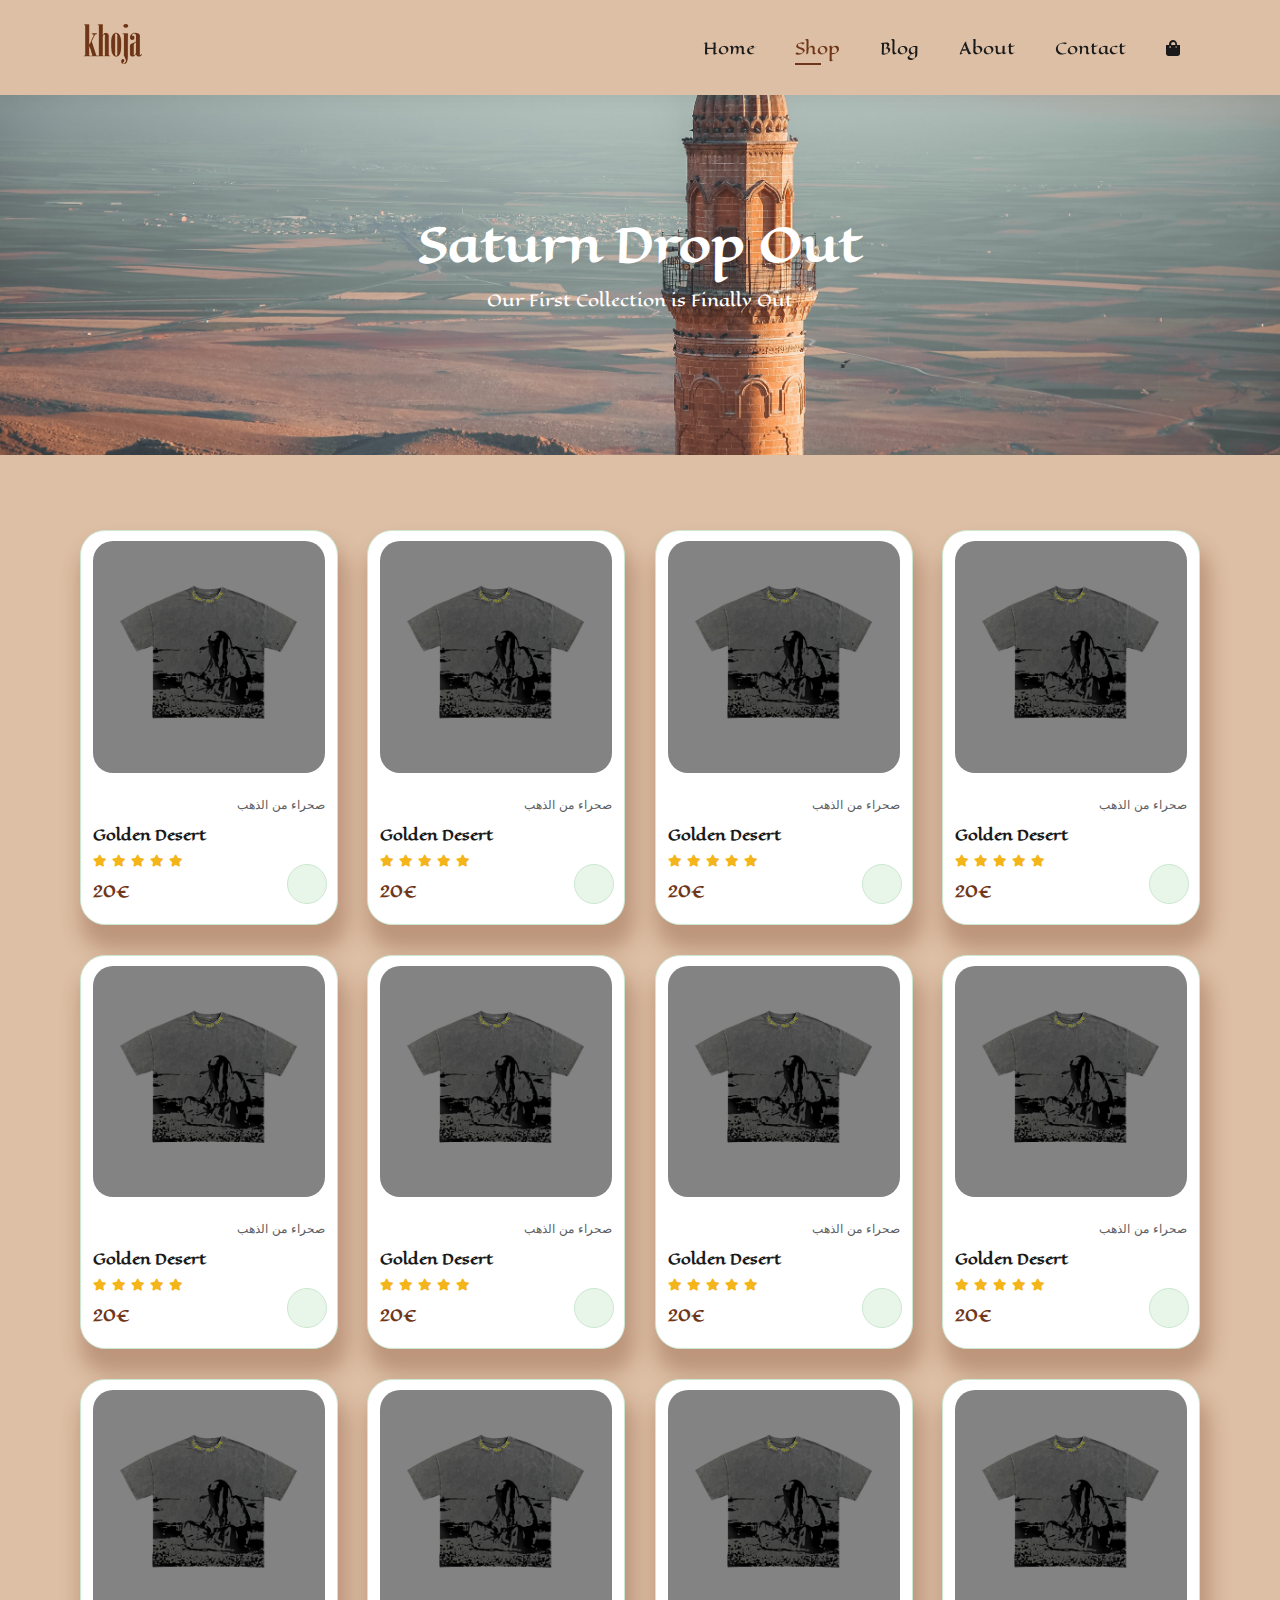
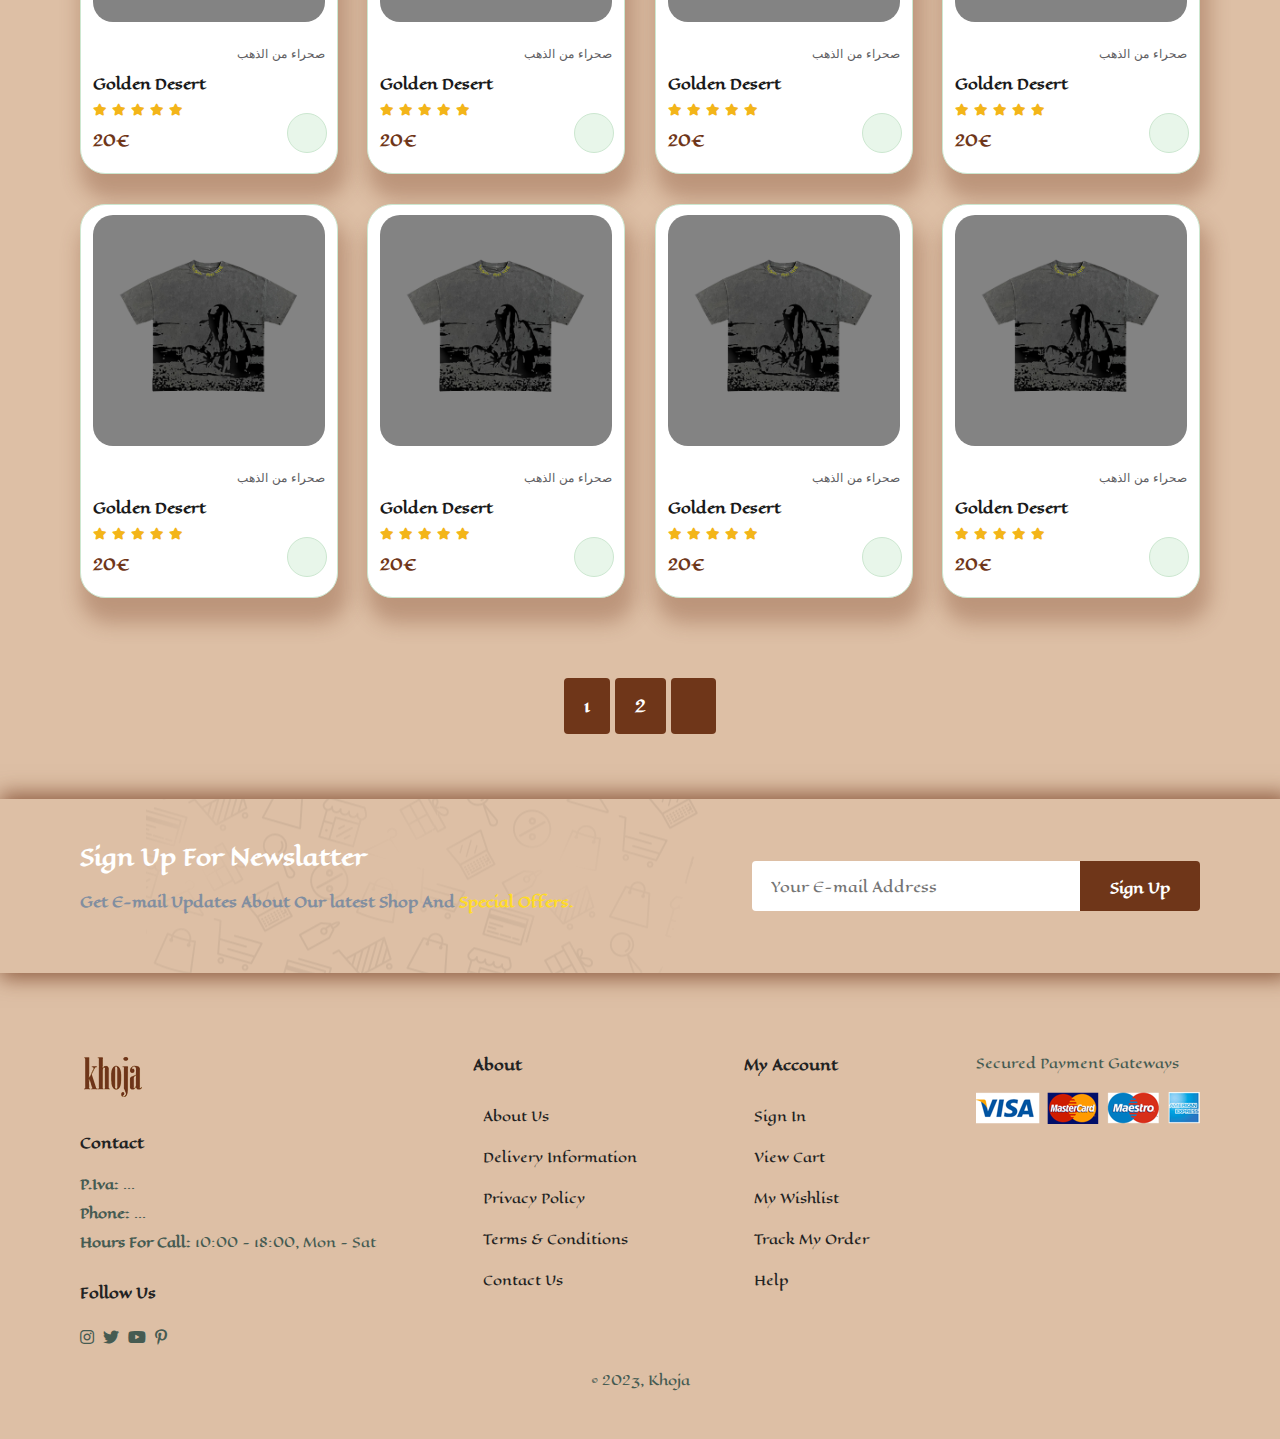
<file: shop.html>
<!DOCTYPE html>
<html lang="en">
<head>
    <meta charset="UTF-8">
    <meta http-equiv="X-UA-Compatible" content="IE=edge">
    <meta name="viewport" content="width=device-width, initial-scale=1.0">
    <title>Khoja</title>
    <link rel="stylesheet" href="style.css">
    <link rel="website icon" type="png" href="img/browser.png">
    <link rel="stylesheet" href="https://pro.fontawesome.com/releases/v5.15.4/css/all.css"/>

</head>
<body>
    <section id="header">
        <a href="index.html"><img src="img/logo.png" alt="" class="logo"></a>

        <div >
            <ul id="navbar">
                <li><a href="index.html">Home</a></li>
                <li><a class="active" href="shop.html">Shop</a></li>
                <li><a href="blog.html">Blog</a></li>
                <li><a href="about.html">About</a></li>
                <li><a href="contact.html">Contact</a></li>
                <li id="lg-bag"><a href="cart.html"><i class="fa fa-shopping-bag" aria-hidden="true"></i></a></li>
                <a href="#" id="close"><i class="far fa-times"></i></a>
            </ul>
        </div>
        <div id="mobile">
            <a href="cart.html"><i class="fa fa-shopping-bag" aria-hidden="true"></i></a>
            <i id="bar" class="fas fa-outdent"></i>

        </div>
    </section>
<!-- Fix start site with centred all content -->

    <section id="page-header">
        <h2>Saturn Drop Out</h2>
        <p>Our First Collection is Finally Out</p>
    </section>

    <section id="product1" class="section-p1">
        <div class="pro-container">
            <div class="pro" onclick="window.location.href='sproduct.html';">
                <img src="img/products/f1.jpg" alt="">
                <div class="des">
                    <div class="des-end">
                        <span>صحراء من الذهب</span>
                    </div>
                    <div class="des-start">
                        <h5>Golden Desert</h5>
                        <div class="star">
                            <i class="fas fa-star" ></i>
                            <i class="fas fa-star" ></i>
                            <i class="fas fa-star" ></i>
                            <i class="fas fa-star" ></i>
                            <i class="fas fa-star" ></i>
                        </div>
                        <h4>20€</h4>
                    </div>
                </div>
                <a href="#"><i class="fal fa-shopping-cart cart"></i></a>
            </div>
            <div class="pro">
                <img src="img/products/f1.jpg" alt="">
                <div class="des">
                    <div class="des-end">
                        <span>صحراء من الذهب</span>
                    </div>
                    <div class="des-start">
                        <h5>Golden Desert</h5>
                        <div class="star">
                            <i class="fas fa-star" ></i>
                            <i class="fas fa-star" ></i>
                            <i class="fas fa-star" ></i>
                            <i class="fas fa-star" ></i>
                            <i class="fas fa-star" ></i>
                        </div>
                        <h4>20€</h4>
                    </div>
                </div>
                <a href="#"><i class="fal fa-shopping-cart cart"></i></a>
            </div>
            <div class="pro">
                <img src="img/products/f1.jpg" alt="">
                <div class="des">
                    <div class="des-end">
                        <span>صحراء من الذهب</span>
                    </div>
                    <div class="des-start">
                        <h5>Golden Desert</h5>
                        <div class="star">
                            <i class="fas fa-star" ></i>
                            <i class="fas fa-star" ></i>
                            <i class="fas fa-star" ></i>
                            <i class="fas fa-star" ></i>
                            <i class="fas fa-star" ></i>
                        </div>
                        <h4>20€</h4>
                    </div>
                </div>
                <a href="#"><i class="fal fa-shopping-cart cart"></i></a>
            </div>
            <div class="pro">
                <img src="img/products/f1.jpg" alt="">
                <div class="des">
                    <div class="des-end">
                        <span>صحراء من الذهب</span>
                    </div>
                    <div class="des-start">
                        <h5>Golden Desert</h5>
                        <div class="star">
                            <i class="fas fa-star" ></i>
                            <i class="fas fa-star" ></i>
                            <i class="fas fa-star" ></i>
                            <i class="fas fa-star" ></i>
                            <i class="fas fa-star" ></i>
                        </div>
                        <h4>20€</h4>
                    </div>
                </div>
                <a href="#"><i class="fal fa-shopping-cart cart"></i></a>
            </div>
            <div class="pro">
                <img src="img/products/f1.jpg" alt="">
                <div class="des">
                    <div class="des-end">
                        <span>صحراء من الذهب</span>
                    </div>
                    <div class="des-start">
                        <h5>Golden Desert</h5>
                        <div class="star">
                            <i class="fas fa-star" ></i>
                            <i class="fas fa-star" ></i>
                            <i class="fas fa-star" ></i>
                            <i class="fas fa-star" ></i>
                            <i class="fas fa-star" ></i>
                        </div>
                        <h4>20€</h4>
                    </div>
                </div>
                <a href="#"><i class="fal fa-shopping-cart cart"></i></a>
            </div>
            <div class="pro">
                <img src="img/products/f1.jpg" alt="">
                <div class="des">
                    <div class="des-end">
                        <span>صحراء من الذهب</span>
                    </div>
                    <div class="des-start">
                        <h5>Golden Desert</h5>
                        <div class="star">
                            <i class="fas fa-star" ></i>
                            <i class="fas fa-star" ></i>
                            <i class="fas fa-star" ></i>
                            <i class="fas fa-star" ></i>
                            <i class="fas fa-star" ></i>
                        </div>
                        <h4>20€</h4>
                    </div>
                </div>
                <a href="#"><i class="fal fa-shopping-cart cart"></i></a>
            </div>
            <div class="pro">
                <img src="img/products/f1.jpg" alt="">
                <div class="des">
                    <div class="des-end">
                        <span>صحراء من الذهب</span>
                    </div>
                    <div class="des-start">
                        <h5>Golden Desert</h5>
                        <div class="star">
                            <i class="fas fa-star" ></i>
                            <i class="fas fa-star" ></i>
                            <i class="fas fa-star" ></i>
                            <i class="fas fa-star" ></i>
                            <i class="fas fa-star" ></i>
                        </div>
                        <h4>20€</h4>
                    </div>
                </div>
                <a href="#"><i class="fal fa-shopping-cart cart"></i></a>
            </div>
            <div class="pro">
                <img src="img/products/f1.jpg" alt="">
                <div class="des">
                    <div class="des-end">
                        <span>صحراء من الذهب</span>
                    </div>
                    <div class="des-start">
                        <h5>Golden Desert</h5>
                        <div class="star">
                            <i class="fas fa-star" ></i>
                            <i class="fas fa-star" ></i>
                            <i class="fas fa-star" ></i>
                            <i class="fas fa-star" ></i>
                            <i class="fas fa-star" ></i>
                        </div>
                        <h4>20€</h4>
                    </div>
                </div>
                <a href="#"><i class="fal fa-shopping-cart cart"></i></a>
            </div>
            <div class="pro">
                <img src="img/products/f1.jpg" alt="">
                <div class="des">
                    <div class="des-end">
                        <span>صحراء من الذهب</span>
                    </div>
                    <div class="des-start">
                        <h5>Golden Desert</h5>
                        <div class="star">
                            <i class="fas fa-star" ></i>
                            <i class="fas fa-star" ></i>
                            <i class="fas fa-star" ></i>
                            <i class="fas fa-star" ></i>
                            <i class="fas fa-star" ></i>
                        </div>
                        <h4>20€</h4>
                    </div>
                </div>
                <a href="#"><i class="fal fa-shopping-cart cart"></i></a>
            </div>
            <div class="pro">
                <img src="img/products/f1.jpg" alt="">
                <div class="des">
                    <div class="des-end">
                        <span>صحراء من الذهب</span>
                    </div>
                    <div class="des-start">
                        <h5>Golden Desert</h5>
                        <div class="star">
                            <i class="fas fa-star" ></i>
                            <i class="fas fa-star" ></i>
                            <i class="fas fa-star" ></i>
                            <i class="fas fa-star" ></i>
                            <i class="fas fa-star" ></i>
                        </div>
                        <h4>20€</h4>
                    </div>
                </div>
                <a href="#"><i class="fal fa-shopping-cart cart"></i></a>
            </div>
            <div class="pro">
                <img src="img/products/f1.jpg" alt="">
                <div class="des">
                    <div class="des-end">
                        <span>صحراء من الذهب</span>
                    </div>
                    <div class="des-start">
                        <h5>Golden Desert</h5>
                        <div class="star">
                            <i class="fas fa-star" ></i>
                            <i class="fas fa-star" ></i>
                            <i class="fas fa-star" ></i>
                            <i class="fas fa-star" ></i>
                            <i class="fas fa-star" ></i>
                        </div>
                        <h4>20€</h4>
                    </div>
                </div>
                <a href="#"><i class="fal fa-shopping-cart cart"></i></a>
            </div>
            <div class="pro">
                <img src="img/products/f1.jpg" alt="">
                <div class="des">
                    <div class="des-end">
                        <span>صحراء من الذهب</span>
                    </div>
                    <div class="des-start">
                        <h5>Golden Desert</h5>
                        <div class="star">
                            <i class="fas fa-star" ></i>
                            <i class="fas fa-star" ></i>
                            <i class="fas fa-star" ></i>
                            <i class="fas fa-star" ></i>
                            <i class="fas fa-star" ></i>
                        </div>
                        <h4>20€</h4>
                    </div>
                </div>
                <a href="#"><i class="fal fa-shopping-cart cart"></i></a>
            </div>
            <div class="pro">
                <img src="img/products/f1.jpg" alt="">
                <div class="des">
                    <div class="des-end">
                        <span>صحراء من الذهب</span>
                    </div>
                    <div class="des-start">
                        <h5>Golden Desert</h5>
                        <div class="star">
                            <i class="fas fa-star" ></i>
                            <i class="fas fa-star" ></i>
                            <i class="fas fa-star" ></i>
                            <i class="fas fa-star" ></i>
                            <i class="fas fa-star" ></i>
                        </div>
                        <h4>20€</h4>
                    </div>
                </div>
                <a href="#"><i class="fal fa-shopping-cart cart"></i></a>
            </div>
            <div class="pro">
                <img src="img/products/f1.jpg" alt="">
                <div class="des">
                    <div class="des-end">
                        <span>صحراء من الذهب</span>
                    </div>
                    <div class="des-start">
                        <h5>Golden Desert</h5>
                        <div class="star">
                            <i class="fas fa-star" ></i>
                            <i class="fas fa-star" ></i>
                            <i class="fas fa-star" ></i>
                            <i class="fas fa-star" ></i>
                            <i class="fas fa-star" ></i>
                        </div>
                        <h4>20€</h4>
                    </div>
                </div>
                <a href="#"><i class="fal fa-shopping-cart cart"></i></a>
            </div>
            <div class="pro">
                <img src="img/products/f1.jpg" alt="">
                <div class="des">
                    <div class="des-end">
                        <span>صحراء من الذهب</span>
                    </div>
                    <div class="des-start">
                        <h5>Golden Desert</h5>
                        <div class="star">
                            <i class="fas fa-star" ></i>
                            <i class="fas fa-star" ></i>
                            <i class="fas fa-star" ></i>
                            <i class="fas fa-star" ></i>
                            <i class="fas fa-star" ></i>
                        </div>
                        <h4>20€</h4>
                    </div>
                </div>
                <a href="#"><i class="fal fa-shopping-cart cart"></i></a>
            </div>
            <div class="pro">
                <img src="img/products/f1.jpg" alt="">
                <div class="des">
                    <div class="des-end">
                        <span>صحراء من الذهب</span>
                    </div>
                    <div class="des-start">
                        <h5>Golden Desert</h5>
                        <div class="star">
                            <i class="fas fa-star" ></i>
                            <i class="fas fa-star" ></i>
                            <i class="fas fa-star" ></i>
                            <i class="fas fa-star" ></i>
                            <i class="fas fa-star" ></i>
                        </div>
                        <h4>20€</h4>
                    </div>
                </div>
                <a href="#"><i class="fal fa-shopping-cart cart"></i></a>
            </div>
            
        </div>
    </section>

<section id="pagination" class="section-p1">
    <a href="#">1</a>
    <a href="#">2</a>
    <a href="#"><i class="fal fa-long-arrow-alt-right"></i></a>
</section>

    <section id="newslatter" class="section-p1 section-m1">
        <div class="newstext">
            <h4>Sign Up For Newslatter</h4>
            <p>Get E-mail Updates About Our latest Shop And <span>Special Offers.</span></p>
        </div>
        <div class="form">
            <input type="text" placeholder="Your E-mail Address">
            <button class="normal">Sign Up</button>
        </div>
    </section>
    
    <footer class="section-p1">
        <div class="col">
            <img class="logo" src="img/logo.png" alt="">
            <h4>Contact</h4>
            <p><strong>P.Iva:</strong> ...</p>
            <p><strong>Phone:</strong> ...</p>
            <p><strong>Hours For Call:</strong> 10:00 - 18:00, Mon - Sat</p>
            <div class="follow">
                <h4>Follow Us</h4>
                <div class="icon">
                    <i class="fab fa-instagram"></i>
                    <i class="fab fa-twitter"></i>
                    <i class="fab fa-youtube"></i>
                    <i class="fab fa-pinterest-p"></i>
                </div>
            </div>
        </div>
        <div class="col">
            <h4>About</h4>
            <a href="about.html">About Us</a>
            <a href="#">Delivery Information</a>
            <a href="#">Privacy Policy</a>
            <a href="#">Terms & Conditions</a>
            <a href="contact.html">Contact Us</a>
        </div>
        <div class="col">
            <h4>My Account</h4>
            <a href="#">Sign In</a>
            <a href="cart.html">View Cart</a>
            <a href="#">My Wishlist</a>
            <a href="#">Track My Order</a>
            <a href="contact.html">Help</a>
        </div>
        <div class="col install">
            <!-- <h4>Install App</h4>
            <p>From App Store Or Google Play</p>
            <div class="row">
                <img src="img/pay/app.jpg" alt="">
                <img src="img/pay/play.jpg" alt="">
            </div> -->
            <p>Secured Payment Gateways</p>
            <img src="img/pay/pay.png" alt="">
        </div>
        <div class="copyright">
            <p>© 2023, Khoja</p>
        </div>
    </footer>


    <script src="script.js"></script>
</body>

</html>
</file>
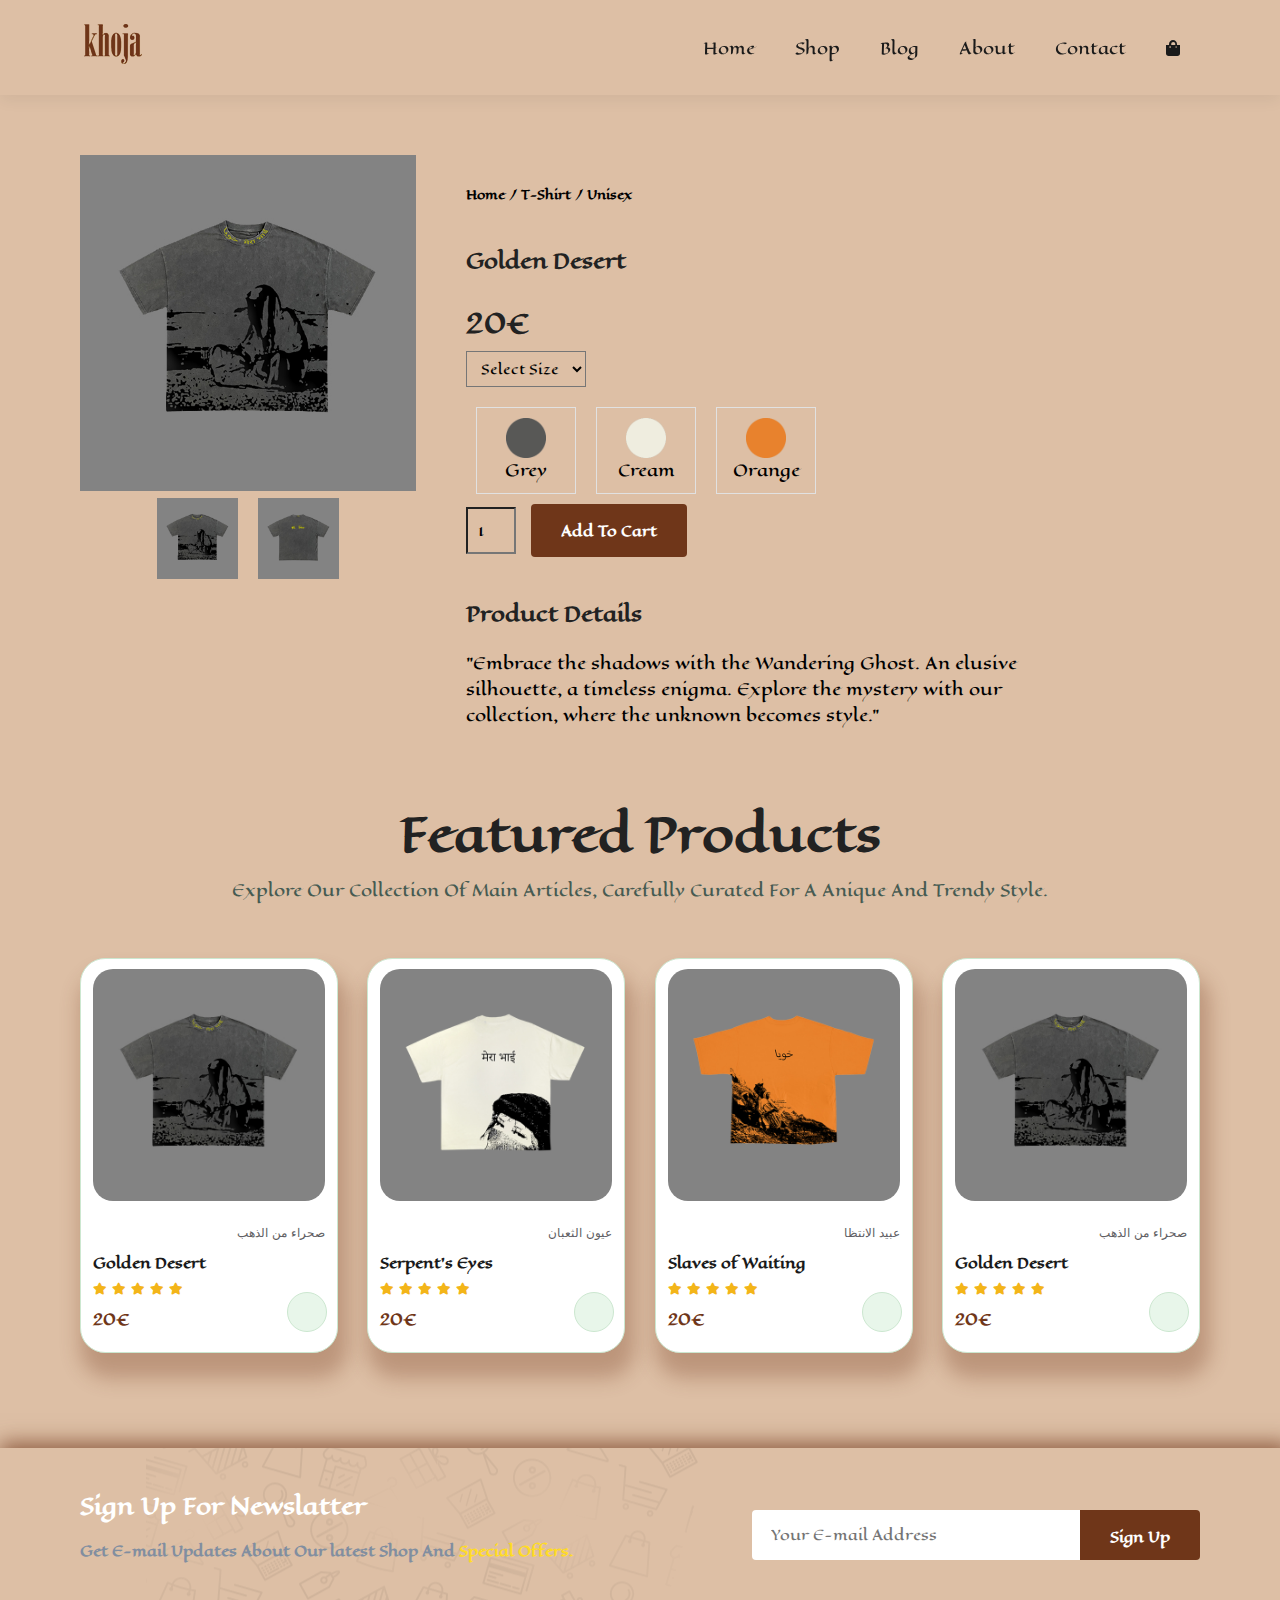
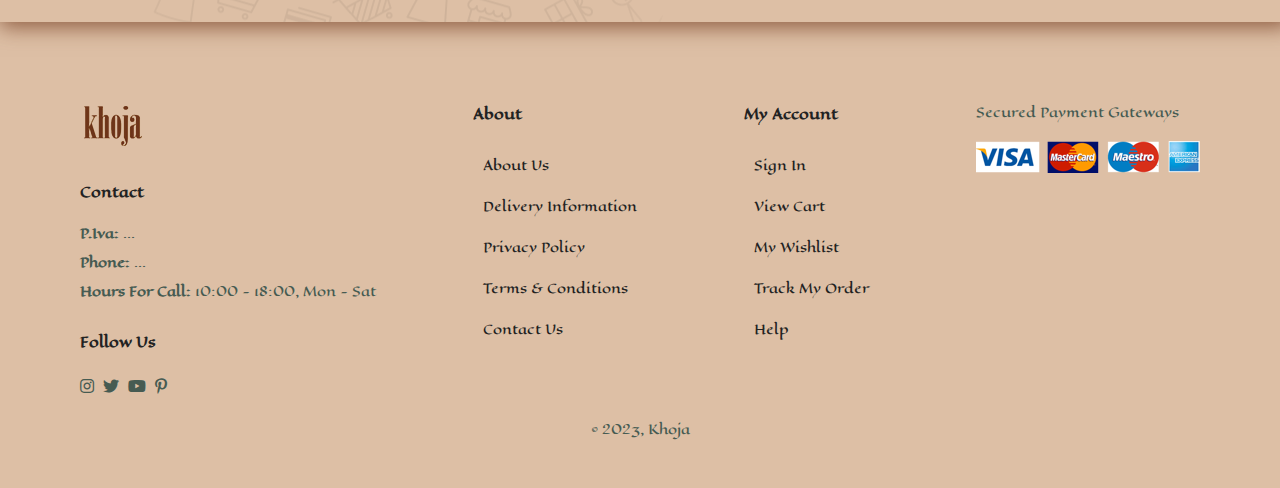
<file: sproduct.html>
<!DOCTYPE html>
<html lang="en">
<head>
    <meta charset="UTF-8">
    <meta http-equiv="X-UA-Compatible" content="IE=edge">
    <meta name="viewport" content="width=device-width, initial-scale=1.0">
    <title>Khoja</title>
    <link rel="stylesheet" href="style.css">
    <link rel="website icon" type="png" href="img/browser.png">
    <link rel="stylesheet" href="https://pro.fontawesome.com/releases/v5.15.4/css/all.css"/>

</head>
<body>
    <section id="header">
        <a href="index.html"><img src="img/logo.png" alt="" class="logo"></a>

        <div >
            <ul id="navbar">
                <li><a href="index.html">Home</a></li>
                <li><a href="shop.html">Shop</a></li>
                <li><a href="blog.html">Blog</a></li>
                <li><a href="about.html">About</a></li>
                <li><a href="contact.html">Contact</a></li>
                <li id="lg-bag"><a href="cart.html"><i class="fa fa-shopping-bag" aria-hidden="true"></i></a></li>
                <a href="#" id="close"><i class="far fa-times"></i></a>
            </ul>
        </div>
        <div id="mobile">
            <a href="cart.html"><i class="fa fa-shopping-bag" aria-hidden="true"></i></a>
            <i id="bar" class="fas fa-outdent"></i>

        </div>
    </section>

    <section id="prodetails" class="section-p1">
        <div class="single-pro-image">
            <img src="img/products/f1.jpg" width="100%" id="MainImg" alt="">
            <div class="small-img-group">
                <div class="small-img-col">
                    <img src="img/products/f1.jpg" width="100%" class="small-img" alt="">
                </div>
                <div class="small-img-col">
                    <img src="img/products/f1 5.jpg" width="100%" class="small-img" alt="">
                </div>


            </div>

        </div>
        <div class="single-pro-details">
            <h6>Home / T-Shirt / Unisex</h6>
            <h4>Golden Desert</h4>
            <h2>20€</h2>
            <select>
                <option style="display:none" >Select Size</option>
                <option>S</option>
                <option>M</option>
                <option>L</option>
                <option>XL</option>
                <option>XXL</option>
            </select>
            <div class="color-group">
                <div>
                    <img src="img/color/grey.png" alt="" width="40px">
                    <span>Grey</span>
                </div>
                <div>
                    <img src="img/color/cream.png" alt="" width="40px">
                    <span>Cream</span>
                </div>
                <div>
                    <img src="img/color/orange.png" alt="" width="40px">
                    <span>Orange</span>
                </div>
            </div>
            <input type="number" min="1" value="1">
            <button class="normal">Add To Cart</button>
            <h4>Product Details</h4>
            <span>"Embrace the shadows with the Wandering Ghost. An elusive silhouette, a timeless enigma. Explore the mystery with our collection, where the unknown becomes style."</span>
        </div>
    </section>
    <section id="product1" class="section-p1">
        <h2>Featured Products</h2>
        <p>Explore Our Collection Of Main Articles, Carefully Curated For A Anique And Trendy Style.</p>
        <div class="pro-container">
            <div class="pro" onclick="window.location.href='sproduct.html';">
                <img src="img/products/f1.jpg" alt="">
                <div class="des">
                    <div class="des-end">
                        <span>صحراء من الذهب</span>
                    </div>
                    <div class="des-start">
                        <h5>Golden Desert</h5>
                        <div class="star">
                            <i class="fas fa-star" ></i>
                            <i class="fas fa-star" ></i>
                            <i class="fas fa-star" ></i>
                            <i class="fas fa-star" ></i>
                            <i class="fas fa-star" ></i>
                        </div>
                        <h4>20€</h4>
                    </div>
                </div>
                <a href="#"><i class="fal fa-shopping-cart cart"></i></a>
            </div>
            <div class="pro">
                <img src="img/products/f2.jpg" alt="">
                <div class="des">
                    <div class="des-end">
                        <span>عيون الثعبان</span>
                    </div>
                    <div class="des-start">
                        <h5>Serpent's Eyes</h5>
                        <div class="star">
                            <i class="fas fa-star" ></i>
                            <i class="fas fa-star" ></i>
                            <i class="fas fa-star" ></i>
                            <i class="fas fa-star" ></i>
                            <i class="fas fa-star" ></i>
                        </div>
                        <h4>20€</h4>
                    </div>
                </div>
                <a href="#"><i class="fal fa-shopping-cart cart"></i></a>
            </div>
            <div class="pro">
                <img src="img/products/f3.jpg" alt="">
                <div class="des">
                    <div class="des-end">
                        <span>عبيد الانتظا</span>
                    </div>
                    <div class="des-start">
                        <h5>Slaves of Waiting</h5>
                        <div class="star">
                            <i class="fas fa-star" ></i>
                            <i class="fas fa-star" ></i>
                            <i class="fas fa-star" ></i>
                            <i class="fas fa-star" ></i>
                            <i class="fas fa-star" ></i>
                        </div>
                        <h4>20€</h4>
                    </div>
                </div>
                <a href="#"><i class="fal fa-shopping-cart cart"></i></a>
            </div>
            <div class="pro">
                <img src="img/products/f1.jpg" alt="">
                <div class="des">
                    <div class="des-end">
                        <span>صحراء من الذهب</span>
                    </div>
                    <div class="des-start">
                        <h5>Golden Desert</h5>
                        <div class="star">
                            <i class="fas fa-star" ></i>
                            <i class="fas fa-star" ></i>
                            <i class="fas fa-star" ></i>
                            <i class="fas fa-star" ></i>
                            <i class="fas fa-star" ></i>
                        </div>
                        <h4>20€</h4>
                    </div>
                </div>
                <a href="#"><i class="fal fa-shopping-cart cart"></i></a>
            </div>
        </div>
    </section>


    <section id="newslatter" class="section-p1 section-m1">
        <div class="newstext">
            <h4>Sign Up For Newslatter</h4>
            <p>Get E-mail Updates About Our latest Shop And <span>Special Offers.</span></p>
        </div>
        <div class="form">
            <input type="text" placeholder="Your E-mail Address">
            <button class="normal">Sign Up</button>
        </div>
    </section>
        
    <footer class="section-p1">
        <div class="col">
            <img class="logo" src="img/logo.png" alt="">
            <h4>Contact</h4>
            <p><strong>P.Iva:</strong> ...</p>
            <p><strong>Phone:</strong> ...</p>
            <p><strong>Hours For Call:</strong> 10:00 - 18:00, Mon - Sat</p>
            <div class="follow">
                <h4>Follow Us</h4>
                <div class="icon">
                    <i class="fab fa-instagram"></i>
                    <i class="fab fa-twitter"></i>
                    <i class="fab fa-youtube"></i>
                    <i class="fab fa-pinterest-p"></i>
                </div>
            </div>
        </div>
        <div class="col">
            <h4>About</h4>
            <a href="about.html">About Us</a>
            <a href="#">Delivery Information</a>
            <a href="#">Privacy Policy</a>
            <a href="#">Terms & Conditions</a>
            <a href="contact.html">Contact Us</a>
        </div>
        <div class="col">
            <h4>My Account</h4>
            <a href="#">Sign In</a>
            <a href="cart.html">View Cart</a>
            <a href="#">My Wishlist</a>
            <a href="#">Track My Order</a>
            <a href="contact.html">Help</a>
        </div>
        <div class="col install">
            <!-- <h4>Install App</h4>
            <p>From App Store Or Google Play</p>
            <div class="row">
                <img src="img/pay/app.jpg" alt="">
                <img src="img/pay/play.jpg" alt="">
            </div> -->
            <p>Secured Payment Gateways</p>
            <img src="img/pay/pay.png" alt="">
        </div>
        <div class="copyright">
            <p>© 2023, Khoja</p>
        </div>
    </footer>

    <script>
        var MainImg = document.getElementById("MainImg");
        var smallimg = document.getElementsByClassName("small-img");
        smallimg[0].onclick = function () {
            MainImg.src = smallimg[0].src;
        }
        smallimg[1].onclick = function () {
            MainImg.src = smallimg[1].src;
        }
    </script>
    <script src="script.js"></script>
</body>

</html>
</file>
<file: style.css>
@import url('https://fonts.googleapis.com/css2?family=Eagle+Lake&display=swap');
*{
    margin: 0;
    padding: 0;
    box-sizing: border-box;
    font-family: 'Eagle Lake', serif;
}
html {
    scroll-behavior: smooth;
}
body{
    width: 100%;
    background-color: #ddbfa5;

}
h1{
    font-size: 50px;
    line-height: 64px;
    color: #222;
}
h2{
    font-size: 46px;
    line-height: 54px;
    color: #222;
}
h4{
    font-size: 20px;
    color: #222;
}
h6{
    font-weight: 700;
    font-size: 12px;
}
p{
    font-size: 16px;
    color: #465b52;
    margin: 15px 0 20px 0;
}
.section-p1{
    padding:40px 80px;
}

.section-m1{
    margin: 40px 0;
}
button.normal{
    font-size: 14px;
    font-weight: 600;
    padding: 15px 30px;
    color: #000;
    background-color: #fff;
    border-radius: 4px;
    cursor: pointer;
    border: none;
    outline: none;
    transition: 0.2s;
}
button.white{
    font-size: 13px;
    font-weight: 600;
    padding: 11px 18px;
    color: #fff;
    background-color: transparent;
    cursor: pointer;
    border: 1px solid #fff;
    outline: none;
    transition: 0.2s;
}

#header{
    display: flex;
    align-items: center;
    justify-content: space-between;
    padding: 20px 80px;
    background: #ddbfa5;
    box-shadow: 0 5px 15px rgba(0, 0, 0, 0.06);
    z-index: 999;
    position: sticky;
    top: 0;
    left: 0;
}
#navbar{
    display: flex;
    align-items: center;
    justify-content: space-between;
}
#navbar li{
    list-style: none;
    padding: 0 20px;
    position: relative;
}
#navbar li a{
    text-decoration: none;
    font-size: 16px;
    color: #1a1a1a;
    transition: 0.3s ease-in;
}
#navbar li a:hover,
#navbar li a.active{
    color: #6F3619;
}
#navbar li a.active::after,
#navbar li a:hover::after{
    content: "";
    width: 30%;
    height: 2px;
    background: #6F3619;
    position: absolute;
    bottom: -4px;
    left: 20px;  
}
#mobile{
    display: none;
    align-items: center;
}
#close{
    display: none;
}
#hero{
    background-image: url(img/desert-wallpaper.jpg);
    height: 90vh;
    width: 100%;
    background-size: cover;
    background-position: top 25% right 0;
    padding: 0 80px;
    display: flex;
    flex-direction: column;
    align-items: center; 
    /* align-items:flex-start;
    justify-content: center; */

}
#hero h4{
    padding-bottom: 15px;
    margin-top: 2vh;
    /* margin-top: nothing; */

}
#hero h1{
    color: #6F3619;

}
#hero button{
    background-image: url(img/button.png);
    background-color: transparent;
    color: #6F3619;
    border: 0;
    padding: 14px 80px 14px 65px;
}
#feature{
    display: flex;
    align-items: center;
    justify-content: space-between;
    flex-wrap: wrap;
    background-color: #6f361920;
}
#feature .fe-box{
    width: 180px;
    text-align: center;
    padding: 25px 15px;
    box-shadow: 20px 20px 34px rgba(0, 0, 0, 0.03);
    border: 1px solid #cce7d0;
    border-radius: 4px;
    margin: 15px 0;
    background-color: #fff;
}
#feature .fe-box:hover{
    box-shadow: 10px 10px 54px rgba(70, 62, 221, 0.1);
}
#feature .fe-box img{
    width: 100%;
    margin-bottom: 10px;
}
#feature .fe-box h6{
    display: inline-block;
    padding: 9px 8px 6px 8px;
    line-height: 1;
    border-radius: 4px;
    color: #6F3619;
    background-color: #d1e8f2;
}
#feature .fe-box:nth-child(2) h6{
    background-color:  #fddde4;
}
#feature .fe-box:nth-child(3) h6{
    background-color: #cdebbc;
}
#feature .fe-box:nth-child(4) h6{
    background-color: #cdd4f8;
}
#feature .fe-box:nth-child(5) h6{
    background-color: #f6dbf6;
}
#feature .fe-box:nth-child(6) h6{
    background-color: #fff2e5;
}
#product1{
    text-align: center;
    background-color: #ddbfa5;
}
#product1 .pro-container{
    display: flex;
    justify-content: space-between;
    padding-top: 20px;
    flex-wrap: wrap;
}
#product1 .pro{
    width: 23%;
    min-width: 250px;
    padding: 10px 12px;
    border: 1px solid #cce7d0;
    border-radius: 25px;
    cursor: pointer;
    box-shadow: 20px 20px 30px rgba(0, 0, 0, 0.02);
    margin: 15px 0;
    transition: 0.2s ease-in;
    position: relative;
    background-color: #fff;
    box-shadow: 5px 20px 20px 5px  rgba(111, 54, 25, 0.3);
    
}
#product1 .pro:hover{
    box-shadow: 20px 20px 30px rgba(0, 0, 0, 0.06);

}
#product1 .pro .des{
    padding: 10px 0;
}
#product1 .pro .des .des-end{
    text-align: end;
}
#product1 .pro .des .des-start{
    text-align: start;
}
#product1 .pro .des span{
    color: #606063;
    font-size: 12px;
}
#product1 .pro .des h5{
    padding-top: 7px;
    color: #1a1a1a;
    font-size: 14px;
}
#product1 .pro .des i{
    font-size: 12px;
    color: rgb(243, 181, 25);
}
#product1 .pro .des h4{
    padding-top: 7px;
    font-size: 15px;
    font-weight: 700;
    color: #6F3619;
}

#product1 .pro .cart{
    width: 40px;
    height: 40px;
    line-height: 40px;
    border-radius: 50px;
    background-color: #e8f6ea;
    font-weight: 500;
    color: #6F3619;
    border: 1px solid #cce7d0;
    position: absolute;
    bottom: 20px;
    right: 10px;

}
#product1 .pro img{
    width: 100%;
    border-radius: 20px;
}
#banner{
    display: flex;
    flex-direction: column;
    justify-content: center;
    align-items: center;
    text-align: center;
    background-image: url(img/banner/b2.jpg);
    width: 100%;
    height: 40vh;
    background-size: cover;
    background-position: center;
    box-shadow: 5px 20px 20px 5px  rgba(111, 54, 25, 0.3);
}
#banner h4{
    color: #000;
    font-size: 16px;
}
#banner h2{
    color: #000;
    font-size: 30px;
    padding: 10px 0;
}
#banner h2 span{
    color: #6F3619;
}
#banner button:hover{
    background-color: #6F3619;
    color: #fff;
    box-shadow: 20px 20px 30px rgba(111, 54, 25, 0.4);
}
#sm-banner{
    display: flex;
    justify-content: space-between;
    flex-wrap: wrap;
}
#sm-banner .banner-box{
    display: flex;
    flex-direction: column;
    justify-content: center;
    align-items: flex-start;
    background-image: url(img/banner/b17.jpg);
    width: 48%;
    height: 50vh;
    /* min-width: 580px;*/
    background-size: cover;
    background-position: center;
    padding: 30px;
}
#sm-banner .banner-box2{
    background-image: url(img/banner/b10.jpg);
}
#sm-banner h4{
    color: #000;
    font-size: 20px;
    font-weight: 300;
    text-shadow: 2px 0 #fff, -2px 0 #fff, 0 2px #fff, 0 -2px #fff,
             1px 1px #fff, -1px -1px #fff, 1px -1px #fff, -1px 1px #fff;
}
#sm-banner h2{
    color: #000;
    font-size: 28px;
    font-weight: 800;
    text-shadow: 2px 0 #fff, -2px 0 #fff, 0 2px #fff, 0 -2px #fff,
             1px 1px #fff, -1px -1px #fff, 1px -1px #fff, -1px 1px #fff;
}
#sm-banner span{
    color: #000;
    font-size: 14px;
    font-weight: 500;
    padding-bottom: 15px;
    text-shadow: 2px 0 #fff, -2px 0 #fff, 0 2px #fff, 0 -2px #fff,
             1px 1px #fff, -1px -1px #fff, 1px -1px #fff, -1px 1px #fff;
}
#sm-banner .banner-box:hover button{
    background-color: #6F3619;
    border: 1px solid #6F3619;
}
#banner3{
    display: flex;
    justify-content: space-between;
    flex-wrap: wrap;
    padding: 0 80px;
}
#banner3 .banner-box{
    display: flex;
    flex-direction: column;
    justify-content: center;
    align-items: flex-start;
    background-image: url(img/banner/b7.jpg);
    min-width: 30%;
    height: 30vh;
    background-size: cover;
    background-position: center;
    padding: 20px;
    margin-bottom: 20px;
}
#banner3 .banner-box2{
    background-image: url(img/banner/b4.jpg);
    background-position: 10% 80%;

}
#banner3 .banner-box3{
    background-image: url(img/banner/b18.jpg);
    background-position: bottom;

}
#banner3 h2{
    color: #6F3619;
    font-weight: 900;
    font-size: 22px;
    text-shadow: 2px 0 #fff, -2px 0 #fff, 0 2px #fff, 0 -2px #fff,
             1px 1px #fff, -1px -1px #fff, 1px -1px #fff, -1px 1px #fff;
}
#banner3 h3{
    color: #ec544e;
    font-weight: 800;
    font-size: 15px;
    text-shadow: 2px 0 #fff, -2px 0 #fff, 0 2px #fff, 0 -2px #fff,
             1px 1px #fff, -1px -1px #fff, 1px -1px #fff, -1px 1px #fff;
}
#newslatter{
    display: flex;
    justify-content: space-between;
    flex-wrap: wrap;
    align-items: center;
    background-image: url(img/banner/b14.png);
    background-repeat: no-repeat;
    background-position: 20% 30%;
    background-color: #ddbfa5;
    box-shadow: 5px 0px 20px 5px rgba(111, 54, 25, 0.709);

}
#newslatter .form{
    display: flex;
    width: 40%;
}
#newslatter h4{
    font-size: 22px;
    font-weight: 700;
    color: #fff;
}
#newslatter p{
    font-size: 14px;
    font-weight: 600;
    color: #818ea0;
}
#newslatter p span{
    color: #ffdb27;
}
#newslatter input{
    height: 3.125rem;
    padding: 0 1.25em;
    font-size: 14px;
    width: 100%;
    border: 1px solid transparent;
    border-radius: 4px;
    outline: none;
    border-top-right-radius: 0;
    border-bottom-right-radius: 0;

}
#newslatter button{
    background-color:#6F3619;
    height: 3.125rem;
    color: #fff;
    white-space: nowrap;
    border-top-left-radius: 0;
    border-bottom-left-radius: 0;
}
footer{
    display: flex;
    flex-wrap: wrap;
    justify-content: space-between;
}
footer .col{
    display: flex;
    flex-direction: column;
    align-items: flex-start;
    margin-bottom: 20px;
}
footer .logo{
    margin-bottom: 30px;
}
footer h4{
    font-size: 14px;
    padding-bottom: 20px;
}
footer p{
    font-size: 13px;
    margin: 0 0 8px 0;
}
footer a{
    font-size: 13px;
    text-decoration: none;
    color: #222;
    margin: 10px;
}
footer .follow{
    margin-top: 20px;

}
footer .follow i{
    color: #465b52;
    padding-right: 4px;
    cursor: pointer;
}
footer .follow i:hover, footer a:hover{
    color:#6F3619;
}
footer .install .row img{
    border: 1px solid #6F3619;
    border-radius: 6px;
}
footer .install img{
    margin: 10px 0 15px 0;
}
footer .copyright{
    width: 100%;
    text-align: center;
}

/* Shop page */
#page-header{
    background-image: url(img/banner/b1.jpg);
    background-position: center;
    width: 100%;
    height: 40vh;
    background-size: cover;
    display: flex;
    justify-content: center;
    text-align: center;
    flex-direction: column;
    padding: 14px;
}
#page-header h2, #page-header p{
    color: #fff;
}
#pagination{
    text-align: center;
}
#pagination a{
    text-decoration: none;
    background-color: #6F3619;
    padding: 15px 20px;
    border-radius: 4px;
    color: #fff;
    font-weight: 600;
}
#pagination a i{
    font-size: 16px;
    font-weight: 600;
}
/* Single product */
#prodetails{
    display: flex;
    margin-top: 20px;
}
#prodetails .single-pro-image{
    width: 30%;
    /* width: 40%; */
    margin-right: 50px;
}
.small-img-group{
    display: flex;
    /* justify-content: space-between; for 4 image */
    justify-content: center;
}
.small-img-col{ 
    flex-basis: 24%;
    cursor: pointer;
    margin: 0px 10px;
    /* margin: no value; */

}
#prodetails .single-pro-details{
    width: 50%;
    padding-top: 30px;
}
#prodetails .single-pro-details h4{
    padding: 40px 0 20px 0;
}
#prodetails .single-pro-details h2{
    font-size: 26px;
}
#prodetails .single-pro-details .color-group{
    display: flex;
}
#prodetails .single-pro-details .color-group div{
    display: flex;
    flex-direction: column;
    border: 1px solid #e1e1e1;
    margin: 10px;
    padding: 10px;
    align-items: center;
    width: 100px;
}
#prodetails .single-pro-details select{
    display: block;
    padding: 5px 10px;
    margin-bottom: 10px;
    background-color: rgb(221, 191, 165);
}
#prodetails .single-pro-details input{
    width: 50px;
    height: 47px;
    padding-left: 10px;
    font-size: 16px;
    margin-right: 10px;
    background-color: rgb(221, 191, 165);

}
#prodetails .single-pro-details input:focus{
    outline: none;
}
#prodetails .single-pro-details button{
    background-color: #6F3619;
    color: #fff;
}
#prodetails .single-pro-details select:focus{
    outline: none;
}
#prodetails .single-pro-details span{
    line-height: 25px;
}
/* Blog page */
#page-header.blog-header{
    background-image: url(img/banner/b19.jpg);
    background-position: 10% 60%;
}
#blog{
    padding: 150px 150px 0 150px;
}
#blog .blog-box{
    display: flex;
    align-items: center;
    width: 100%;
    position: relative;
    padding-bottom: 90px;
}
#blog .blog-img{
    width: 50%;
    margin-right: 40px;
}
#blog img{
    width: 100%;
    height: 450px;
    /* height: 300px; */
    object-fit:cover;

}
#blog .blog-details{
    width: 50%;
}
#blog .blog-details a{
    text-decoration: none;
    font-size: 11px;
    color: #000;
    font-weight: 700;
    position: relative;
    transition: 0.3s;
}
#blog .blog-details a::after{
    content: "";
    width: 50px;
    height: 1px;
    background-color: #000;
    position: absolute;
    top: 10px;
    /* top: 4px; */
    right: -60px;
}
#blog .blog-details a:hover{
    color: #6F3619;
}
#blog .blog-details a:hover::after{
    background-color: #6F3619;
}
#blog .blog-box h1{
    position: absolute;
    top: -60px;
    /* top: -40px; */
    left: 0;
    font-size: 70px;
    font-weight: 700;
    color: #6F3619;
    z-index: -9;
}
/* About Page */
#page-header.about-header{
    background-image: url(img/about/banner2.jpg);
    background-position: top;
}
#about-head{
    display: flex;
    align-items: center;
}

#about-head img{
    width: 50%;
    height: 500px;
    object-fit: cover;
}
#about-head div{
    padding-left: 40px;
    width: 48%;
    word-wrap: break-word;
    /* width: not value;
    word-wrap: not value; */
}
#about-app{
    text-align: center;
}
#about-app .video{
    width: 70%;
    height: 100%;
    margin: 30px auto 0 auto;

}
#about-app .video video{
    width: 100%;
    height: 100%;
    border-radius: 20px;
}
#contact-details{
    display: flex;
    align-items: center;
    justify-content: space-between;
}
#contact-details .details{
    width: 100%;
    /* width: 40%; */
}
#page-header.contact-header {
    background-image: url(img/about/banner.jpg);
    background-position: 10% 30%;
}
#contact-details .details span,
#form-details form span{
    font-size: 12px;
}
#contact-details .details h2,
#form-details form h2{
    font-size: 26px;
    line-height: 35px;
    padding: 20px 0;
}
#contact-details .details h3{
    font-size: 16px;
    padding-bottom: 15px;
}
#contact-details .details li{
    list-style: none;
    display: flex;
    padding: 10px 0;
}
#contact-details .details li i{
    font-size: 20px;
    /* font-size: 14px; */
    padding-right: 22px;
}
#contact-details .details li p{
    margin: 0;
    font-size: 14px;
}
#contact-details .map{
    width: 55%;
    height: 400px;
}
#contact-details .map iframe{
    width: 100%;
    height: 100%;
}
#form-details{
    display: flex;
    justify-content: space-between;
    margin: 30px;
    padding: 80px;
    border: 1px solid #e1e1e1;
}
#form-details form{
    width: 65%;
    display: flex;
    flex-direction: column;
    align-items: flex-start;
}
#form-details form input, #form-details form textarea{
    width: 100%;
    padding: 12px 15px;
    outline: none;
    margin-bottom: 20px;
    border: 1px solid #e1e1e1;
}
#form-details form button{
    background-color: #6F3619;
    color: #fff;
}
#form-details .people div{
    padding-bottom: 25px;
    display: flex;
    align-items: flex-start;
}
#form-details .people div img{
    width: 65px;
    height: 65px;
    object-fit: cover;
    margin-right: 15px;
}
#form-details .people div p{
    margin: 0;
    font-size: 13px;
    line-height: 25px;
}
#form-details .people div p span{
    display: block;
    font-size: 16px;
    font-weight: 600;
    color: #000;
}
/* Cart page */
#page-header.cart-header{
    background-image: url(img/about/banner3.jpg);
}
#cart {
    overflow-x: auto;
}
#cart table{
    width: 100%;
    border-collapse: collapse;
    table-layout: fixed;
    white-space: nowrap;
}
#cart table img{
    width: 70px;
} 
#cart table td:nth-child(1){
    width: 100px;
    text-align: center;
}
#cart table td:nth-child(2){
    width: 150px;
    text-align: center;
}
#cart table td:nth-child(3){
    width: 250px;
    text-align: center;
}
#cart table td:nth-child(4),
#cart table td:nth-child(5),
#cart table td:nth-child(6){
    width: 150px;
    text-align: center;
}
#cart table td:nth-child(5) input{
    width: 70px;
    padding: 10px 5px 10px 15px;
    background-color: rgb(221, 191, 165);
}
#cart table thead{
    border: 1px solid #e2e9e1;
    border-left: none;
    border-right: none;
}
#cart table thead td{
    font-weight: 700;
    text-transform: uppercase;
    font-size: 13px;
    padding: 18px 0;
}
#cart table tbody tr td{
    padding-top: 15px;
}
#cart table tbody td{
    font-size: 13px;
}
#cart-add{
    display: flex;
    flex-wrap: wrap;
    justify-content: space-between;
}
#coupon{
    width: 50%;
    margin-bottom: 30px;
}
#coupon h3,
#subtotal h3{
    padding-bottom: 15px;
}
#coupon input{
    padding: 10px 20px;
    outline: none;
    width: 60%;
    margin-right: 10px;
    border: 1px solid #e2e9e1;
    background-color: rgb(221, 191, 165);
}
#coupon button,
#subtotal button{
    background-color: #6F3619;
    padding: 10px 20px;
    color: #fff;
}
#subtotal{
    width: 50%;
    margin-bottom: 30px;
    border: 1px solid #e2e9e1;
    padding: 30px;
}
#subtotal table{
    border-collapse: collapse;
    width: 100%;
    margin-bottom: 20px;
}
#subtotal table td{
    width: 50%;
    border: 1px solid #e2e9e1;
    padding: 10px;
    font-size: 13px;

}

@media (max-width: 1050px) {
    .section-p1 {
        padding: 40px 40px;
    }
    #navbar {
        display: flex;
        flex-direction: column;
        align-items: flex-start;
        justify-content: flex-start;
        position: fixed;
        top: 0;
        right: -300px;
        height: 100vh;
        width: 300px;
        background-color: #e3e6f3;
        box-shadow: 0 40px 60px rgba(0, 0, 0, 0.1);
        padding: 80px 0 0 10px;
        transition: 0.3s;
    }
    #navbar.active{
        right: 0px;
    }
    #navbar li{
        margin-bottom: 25px;
    }
    #mobile{
        display: flex;
        align-items: center;
    }
    #mobile i{
        color: #1a1a1a;
        font-size: 24px;
        padding-left: 20px;
    }
    #close{
        display: initial;
        position: absolute;
        top: 30px;
        left: 30px;
        color: #222;
        font-size: 24px;
    }
    #lg-bag{
        display: none;
    }

    #hero {
        height: 90vh;
        /* height: 70vh; */
        padding: 0 80px;
        background-position: top 30% right 30%;
    }
    #feature {
        justify-content: center;
    }
    #feature .fe-box {
        margin: 15px 15px;
    }
    #product1 .pro-container {
        justify-content: center;
    }
    #product1 .pro {
        margin: 15px ;
    }
    #banner {
        height: 20vh;
    }
    #sm-banner .banner-box {
        min-width: 100%;
        height: 30vh;
    }
    #banner3 {
        padding: 0 40px;
    }
    #banner3 .banner-box {
        width: 28%;
    }
    #newslatter .form {
        width: 70%;
    }
    /* Contact Page */
    
    #form-details {
        padding: 40px;
    }
    #form-details form {
        width: 50%;
    }

}
@media (max-width: 477px) {
    .section-p1 {
        padding: 20px;
    }
    #header {
        padding: 10px 30px;
    }
    h1 {
        font-size: 28px;
        /* font-size: 28px; */
    }
    h2{
        font-size: 32px;
    }
    #hero {
        padding: 0 20px;
        background-position: 55%;
        height: 100vh;
        text-align: center;
        /* height: 100vh; remove */
    }
    #feature {
        justify-content: space-between;
    }
    #feature .fe-box {
        width: 155px;
        margin: 0 0 15px 0;
    }
    #product1 .pro {
        width: 100%;
    }
    #banner {
        height: 40vh;
    }
    #sm-banner .banner-box {
        height: 40vh;
    }
    #sm-banner .banner-box2 {
        margin-top: 20px;
    }
    #banner3 {
        padding: 0 20px;
    }
    #banner3 .banner-box {
        width: 100%;
    }
    #newslatter .form {
        width: 100%;
    }
    #newslatter {
        padding: 40px 20px;
    }
    /* Single product */
    #prodetails {
        display: flex;
        flex-direction: column;
    }
    #prodetails .single-pro-image {
        width: 100%;
        margin-right: 0px;
    }
    #prodetails .single-pro-details {
        width: 100%;
    }
    /* Blog Page */
    #blog .blog-box {
        display: flex;
        flex-direction: column;
        align-items: flex-start;
    }
    #blog {
        padding: 100px 20px 0 20px;
    }
    #blog .blog-img {
        width: 100%;
        margin-right: 0px;
        margin-bottom: 30px;
    }
    #blog img {
        height: 250px;
    }
    #blog .blog-details {
        width: 100%;
    }
    /* About Page */
    #about-head {
        flex-direction: column;
    }
    #about-head img {
        width: 100%;
        margin-bottom: 20px;
        height: 200px;
    }
    #about-head div{
        padding-left: 0px;
        width: 100%;
        /* width: not value;
        word-wrap: not value; */
    }
    #about-app .video {
        width: 100%;
    }
    /* Contact Page */
    #contact-details {
        flex-direction: column;
    }
    #contact-details .details {
        width: 100%;
        margin-bottom: 30px;
    }
    #contact-details .map {
        width: 100%;
    }
    #form-details {
        margin: 10px;
        padding: 30px 10px;
        flex-wrap: wrap;
    }
    #form-details form {
        width: 100%;
        margin-bottom: 30px;
    }
    /* Cart page */
    #cart-add {
        display: flex;
        flex-direction: column;
    }
    #coupon {
        width: 100%;
    }
    #subtotal {
        width: 100%;
        padding: 20px;
    }

}
</file>
